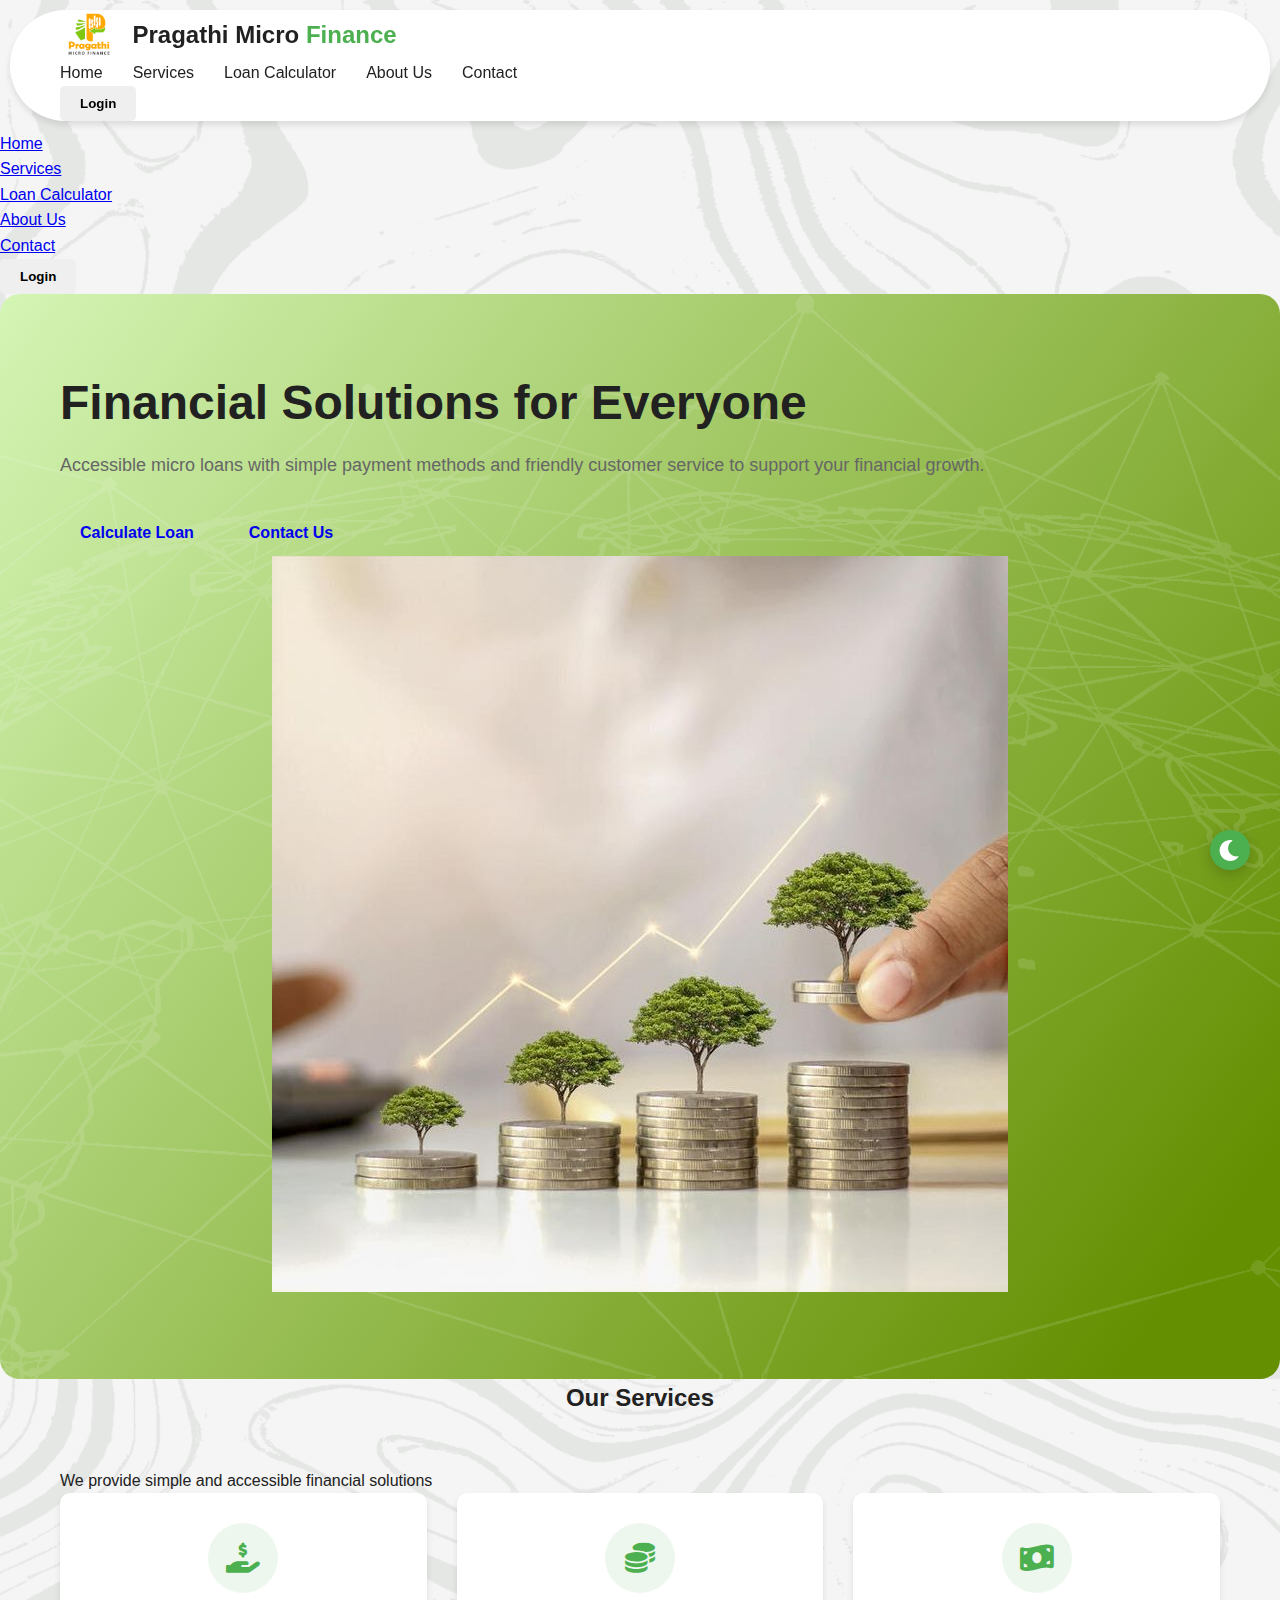
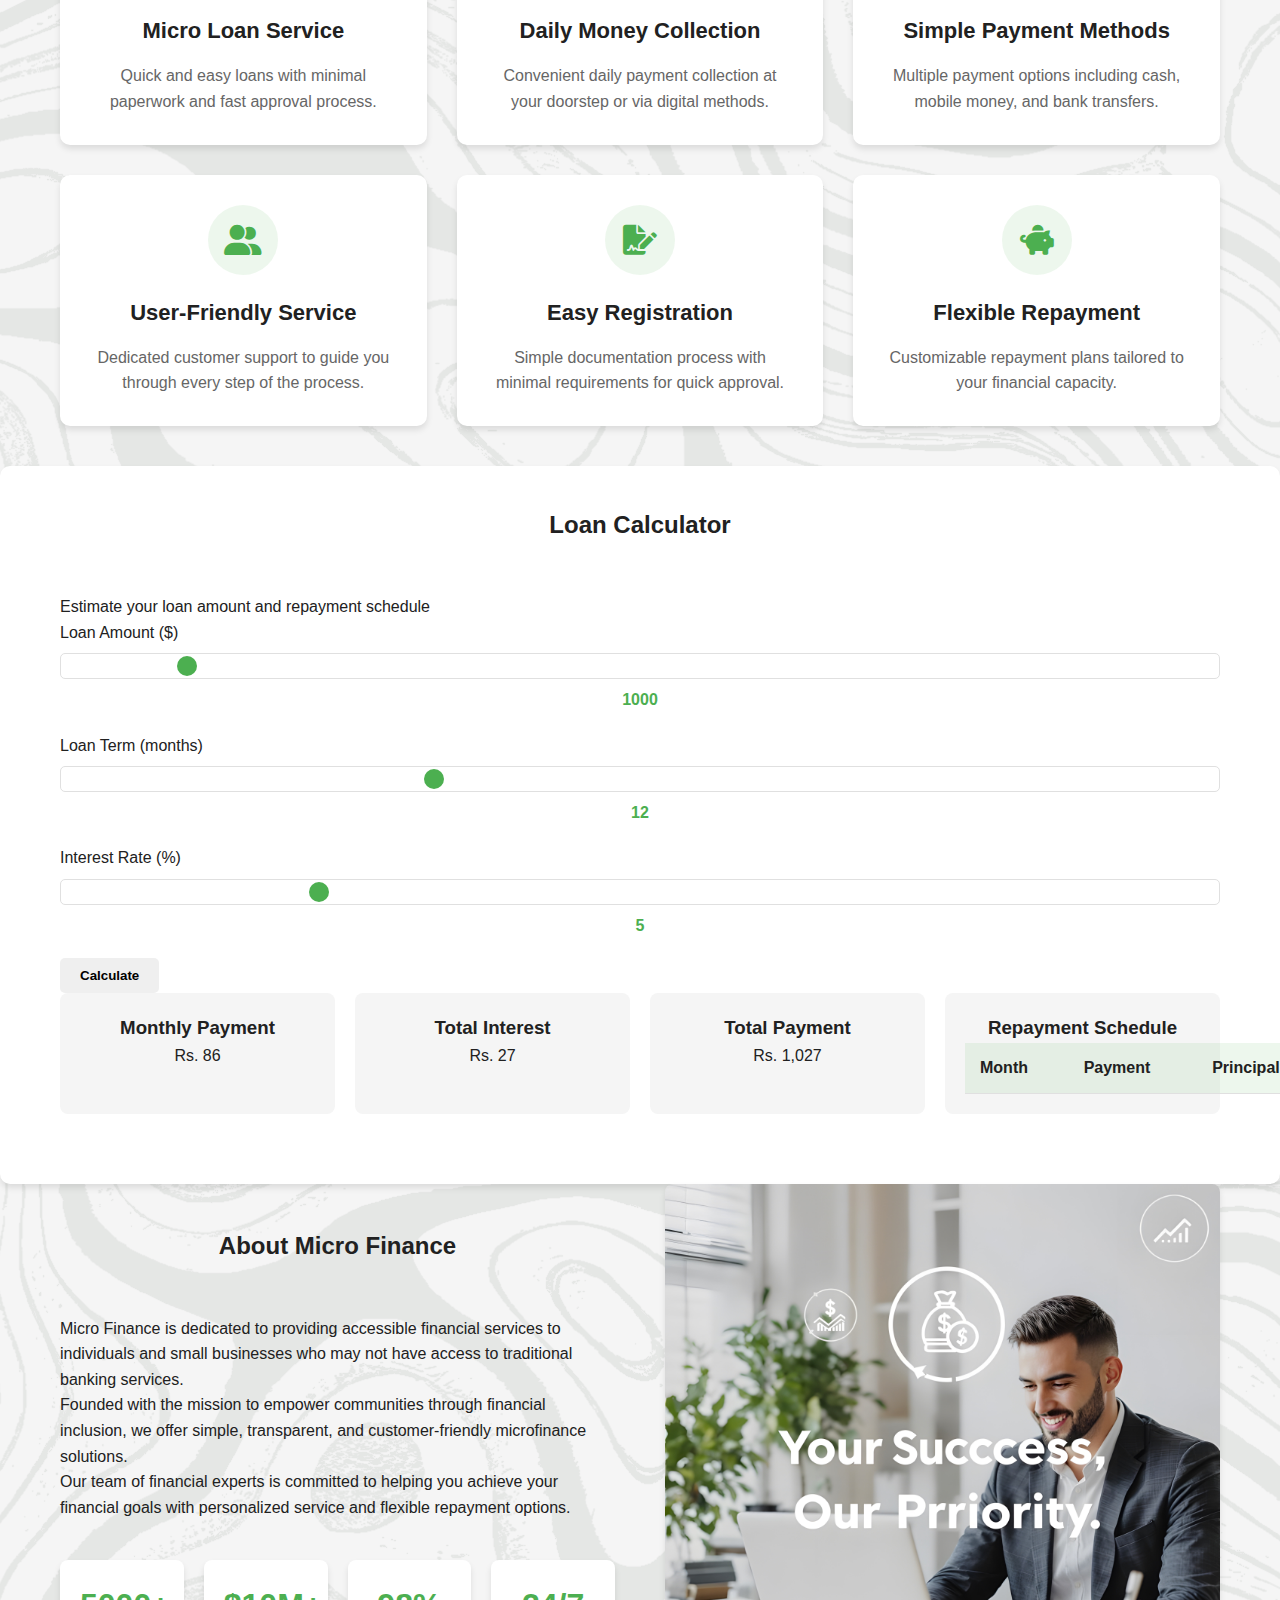
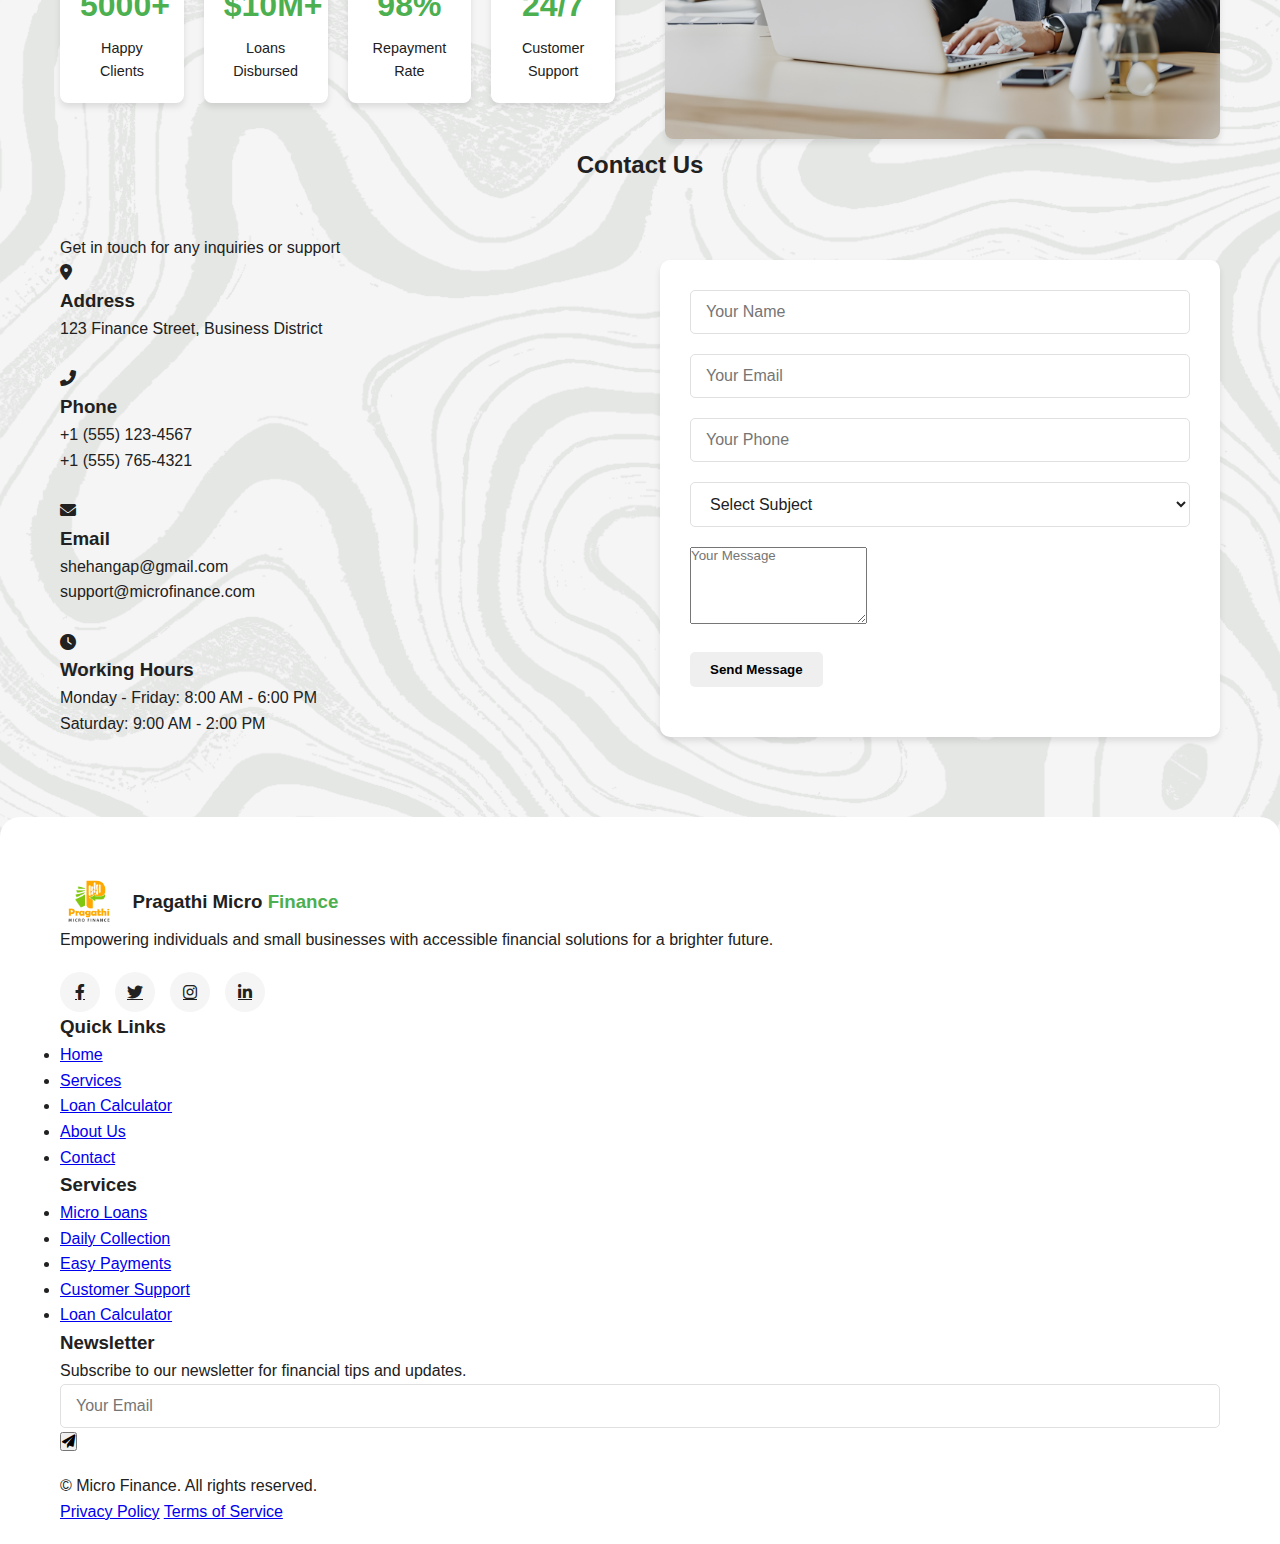
<file: Index.html>
<!DOCTYPE html>
<html lang="en">
<head>
    <meta charset="UTF-8">
    <meta name="viewport" content="width=device-width, initial-scale=1.0">
    <title>Micro Finance - Empowering Your Financial Freedom</title>
    <link rel="stylesheet" href="styles.css">
    <link rel="stylesheet" href="https://cdnjs.cloudflare.com/ajax/libs/font-awesome/6.0.0-beta3/css/all.min.css">
</head>
<body>
    <header>
        <div class="container">
            <div class="TopContainer">
            <div class="logo">
                <img src="Pragathi logo-02.png" alt="Pragathi Micro Finance Logo" id="logo-img">
                <h1>Pragathi Micro <span>Finance</span></h1>
                
            </div>
            <nav>
                <ul>
                    <li><a href="#home">Home</a></li>
                    <li><a href="#services">Services</a></li>
                    <li><a href="#calculator">Loan Calculator</a></li>
                    <li><a href="#about">About Us</a></li>
                    <li><a href="#contact">Contact</a></li>
                </ul>
            </nav>
            <div class="header-actions">
                <button id="theme-toggle" aria-label="Toggle dark mode">
                    <i class="fas fa-moon"></i>
                </button>
                <button class="btn primary-btn" id="login-btn">Login</button>
            </div>
            <div class="mobile-menu-btn">
                <i class="fas fa-bars"></i>
            </div>
        </div>
        </div>
    </header>

    <div class="mobile-menu">
        <ul>
            <li><a href="#home">Home</a></li>
            <li><a href="#services">Services</a></li>
            <li><a href="#calculator">Loan Calculator</a></li>
            <li><a href="#about">About Us</a></li>
            <li><a href="#contact">Contact</a></li>
            <li><button class="btn primary-btn" id="mobile-login-btn">Login</button></li>
        </ul>
    </div>

    <main>
        <section id="home" class="hero">
            <div class="container">
                <div class="hero-content">
                    <h2>Financial Solutions for Everyone</h2>
                    <p>Accessible micro loans with simple payment methods and friendly customer service to support your financial growth.</p>
                    <div class="hero-buttons">
                        <a href="#calculator" class="btn primary-btn">Calculate Loan</a>
                        <a href="#contact" class="btn secondary-btn">Contact Us</a>
                    </div>
                </div>
                <div class="hero-image">
                    <img src="Financial Freedom.jpg" alt="Financial freedom illustration">
                </div>
            </div>
        </section>

        <section id="services" class="services">
            <div class="container">
                <h2 class="section-title">Our Services</h2>
                <p class="section-subtitle">We provide simple and accessible financial solutions</p>
                
                <div class="services-grid">
                    <div class="service-card">
                        <div class="service-icon">
                            <i class="fas fa-hand-holding-usd"></i>
                        </div>
                        <h3>Micro Loan Service</h3>
                        <p>Quick and easy loans with minimal paperwork and fast approval process.</p>
                    </div>
                    
                    <div class="service-card">
                        <div class="service-icon">
                            <i class="fas fa-coins"></i>
                        </div>
                        <h3>Daily Money Collection</h3>
                        <p>Convenient daily payment collection at your doorstep or via digital methods.</p>
                    </div>
                    
                    <div class="service-card">
                        <div class="service-icon">
                            <i class="fas fa-money-bill-wave"></i>
                        </div>
                        <h3>Simple Payment Methods</h3>
                        <p>Multiple payment options including cash, mobile money, and bank transfers.</p>
                    </div>
                    
                    <div class="service-card">
                        <div class="service-icon">
                            <i class="fas fa-user-friends"></i>
                        </div>
                        <h3>User-Friendly Service</h3>
                        <p>Dedicated customer support to guide you through every step of the process.</p>
                    </div>
                    
                    <div class="service-card">
                        <div class="service-icon">
                            <i class="fas fa-file-signature"></i>
                        </div>
                        <h3>Easy Registration</h3>
                        <p>Simple documentation process with minimal requirements for quick approval.</p>
                    </div>
                    
                    <div class="service-card">
                        <div class="service-icon">
                            <i class="fas fa-piggy-bank"></i>
                        </div>
                        <h3>Flexible Repayment</h3>
                        <p>Customizable repayment plans tailored to your financial capacity.</p>
                    </div>
                </div>
            </div>
        </section>

        <section id="calculator" class="calculator">
            <div class="container">
                <h2 class="section-title">Loan Calculator</h2>
                <p class="section-subtitle">Estimate your loan amount and repayment schedule</p>
                
                <div class="calculator-container">
                    <div class="calculator-form">
                        <div class="form-group">
                            <label for="loan-amount">Loan Amount ($)</label>
                            <input type="range" id="loan-amount" min="100" max="10000" step="100" value="1000">
                            <div class="range-value">
                                <span id="loan-amount-value">1000</span>
                            </div>
                        </div>
                        
                        <div class="form-group">
                            <label for="loan-term">Loan Term (months)</label>
                            <input type="range" id="loan-term" min="1" max="36" value="12">
                            <div class="range-value">
                                <span id="loan-term-value">12</span>
                            </div>
                        </div>
                        
                        <div class="form-group">
                            <label for="interest-rate">Interest Rate (%)</label>
                            <input type="range" id="interest-rate" min="1" max="20" step="0.5" value="5">
                            <div class="range-value">
                                <span id="interest-rate-value">5</span>
                            </div>
                        </div>
                        
                        <button id="calculate-btn" class="btn primary-btn">Calculate</button>
                    </div>
                    
                    <div class="calculator-results">
                        <div class="result-card">
                            <h3>Monthly Payment</h3>
                            <p id="monthly-payment">$0.00</p>
                        </div>
                        
                        <div class="result-card">
                            <h3>Total Interest</h3>
                            <p id="total-interest">$0.00</p>
                        </div>
                        
                        <div class="result-card">
                            <h3>Total Payment</h3>
                            <p id="total-payment">$0.00</p>
                        </div>
                        
                        <div class="result-card full-width">
                            <h3>Repayment Schedule</h3>
                            <div class="schedule-table-container">
                                <table id="repayment-schedule">
                                    <thead>
                                        <tr>
                                            <th>Month</th>
                                            <th>Payment</th>
                                            <th>Principal</th>
                                            <th>Interest</th>
                                            <th>Balance</th>
                                        </tr>
                                    </thead>
                                    <tbody>
                                        <!-- Will be populated by JavaScript -->
                                    </tbody>
                                </table>
                            </div>
                        </div>
                    </div>
                </div>
            </div>
        </section>

        <section id="about" class="about">
            <div class="container">
                <div class="about-content">
                    <h2 class="section-title">About Micro Finance</h2>
                    <p>Micro Finance is dedicated to providing accessible financial services to individuals and small businesses who may not have access to traditional banking services.</p>
                    <p>Founded with the mission to empower communities through financial inclusion, we offer simple, transparent, and customer-friendly microfinance solutions.</p>
                    <p>Our team of financial experts is committed to helping you achieve your financial goals with personalized service and flexible repayment options.</p>
                    
                    <div class="stats">
                        <div class="stat-item">
                            <h3>5000+</h3>
                            <p>Happy Clients</p>
                        </div>
                        <div class="stat-item">
                            <h3>$10M+</h3>
                            <p>Loans Disbursed</p>
                        </div>
                        <div class="stat-item">
                            <h3>98%</h3>
                            <p>Repayment Rate</p>
                        </div>
                        <div class="stat-item">
                            <h3>24/7</h3>
                            <p>Customer Support</p>
                        </div>
                    </div>
                </div>
                <div class="about-image">
                    <img src="Support.jpg" alt="Our team helping clients">
                </div>
            </div>
        </section>

        <section id="contact" class="contact">
            <div class="container">
                <h2 class="section-title">Contact Us</h2>
                <p class="section-subtitle">Get in touch for any inquiries or support</p>
                
                <div class="contact-container">
                    <div class="contact-info">
                        <div class="info-item">
                            <div class="info-icon">
                                <i class="fas fa-map-marker-alt"></i>
                            </div>
                            <div class="info-content">
                                <h3>Address</h3>
                                <p>123 Finance Street, Business District</p>
                            </div>
                        </div>
                        
                        <div class="info-item">
                            <div class="info-icon">
                                <i class="fas fa-phone-alt"></i>
                            </div>
                            <div class="info-content">
                                <h3>Phone</h3>
                                <p>+1 (555) 123-4567</p>
                                <p>+1 (555) 765-4321</p>
                            </div>
                        </div>
                        
                        <div class="info-item">
                            <div class="info-icon">
                                <i class="fas fa-envelope"></i>
                            </div>
                            <div class="info-content">
                                <h3>Email</h3>
                                <p>shehangap@gmail.com</p>
                                <p>support@microfinance.com</p>
                            </div>
                        </div>
                        
                        <div class="info-item">
                            <div class="info-icon">
                                <i class="fas fa-clock"></i>
                            </div>
                            <div class="info-content">
                                <h3>Working Hours</h3>
                                <p>Monday - Friday: 8:00 AM - 6:00 PM</p>
                                <p>Saturday: 9:00 AM - 2:00 PM</p>
                            </div>
                        </div>
                    </div>
                    
                    <div class="contact-form">
                        <form id="contactForm">
                            <div class="form-group">
                                <input type="text" id="name" placeholder="Your Name" required>
                            </div>
                            <div class="form-group">
                                <input type="email" id="email" placeholder="Your Email" required>
                            </div>
                            <div class="form-group">
                                <input type="tel" id="phone" placeholder="Your Phone">
                            </div>
                            <div class="form-group">
                                <select id="subject" required>
                                    <option value="" disabled selected>Select Subject</option>
                                    <option value="loan">Loan Inquiry</option>
                                    <option value="payment">Payment Issue</option>
                                    <option value="account">Account Support</option>
                                    <option value="other">Other</option>
                                </select>
                            </div>
                            <div class="form-group">
                                <textarea id="message" rows="5" placeholder="Your Message" required></textarea>
                            </div>
                            <button type="submit" class="btn primary-btn">Send Message</button>
                        </form>
                    </div>
                </div>
            </div>
        </section>
    </main>

    <footer>
        <div class="container">
            <div class="footer-content">
                <div class="footer-about">
                    <div class="logo">
                        <img src="Pragathi logo-02.png" alt="Pragathi Finance Logo">
                        <h3>Pragathi Micro <span>Finance</span></h3>
                    </div>
                    <p>Empowering individuals and small businesses with accessible financial solutions for a brighter future.</p>
                    <div class="social-links">
                        <a href="#"><i class="fab fa-facebook-f"></i></a>
                        <a href="#"><i class="fab fa-twitter"></i></a>
                        <a href="#"><i class="fab fa-instagram"></i></a>
                        <a href="#"><i class="fab fa-linkedin-in"></i></a>
                    </div>
                </div>
                
                <div class="footer-links">
                    <h3>Quick Links</h3>
                    <ul>
                        <li><a href="#home">Home</a></li>
                        <li><a href="#services">Services</a></li>
                        <li><a href="#calculator">Loan Calculator</a></li>
                        <li><a href="#about">About Us</a></li>
                        <li><a href="#contact">Contact</a></li>
                    </ul>
                </div>
                
                <div class="footer-links">
                    <h3>Services</h3>
                    <ul>
                        <li><a href="#">Micro Loans</a></li>
                        <li><a href="#">Daily Collection</a></li>
                        <li><a href="#">Easy Payments</a></li>
                        <li><a href="#">Customer Support</a></li>
                        <li><a href="#">Loan Calculator</a></li>
                    </ul>
                </div>
                
                <div class="footer-newsletter">
                    <h3>Newsletter</h3>
                    <p>Subscribe to our newsletter for financial tips and updates.</p>
                    <form id="newsletterForm">
                        <div class="form-group">
                            <input type="email" placeholder="Your Email" required>
                            <button type="submit"><i class="fas fa-paper-plane"></i></button>
                        </div>
                    </form>
                </div>
            </div>
            
            <div class="footer-bottom">
                <p>&copy; <span id="current-year"></span> Micro Finance. All rights reserved.</p>
                <div class="legal-links">
                    <a href="#">Privacy Policy</a>
                    <a href="#">Terms of Service</a>
                </div>
            </div>
        </div>
    </footer>

    <!-- Login Modal -->
    <div class="modal" id="login-modal">
        <div class="modal-content">
            <span class="close-modal">&times;</span>
            <h2>Customer Login</h2>
            <form id="loginForm">
                <div class="form-group">
                    <label for="login-email">Email or Phone</label>
                    <input type="text" id="login-email" required>
                </div>
                <div class="form-group">
                    <label for="login-password">Password</label>
                    <input type="password" id="login-password" required>
                </div>
                <div class="form-group remember-forgot">
                    <div>
                        <input type="checkbox" id="remember-me">
                        <label for="remember-me">Remember me</label>
                    </div>
                    <a href="#" class="forgot-password">Forgot password?</a>
                </div>
                <button type="submit" class="btn primary-btn">Login</button>
                <p class="register-link">Don't have an account? <a href="#">Register here</a></p>
            </form>
        </div>
    </div>

    <script src="script.js"></script>
</body>
</html>
</file>
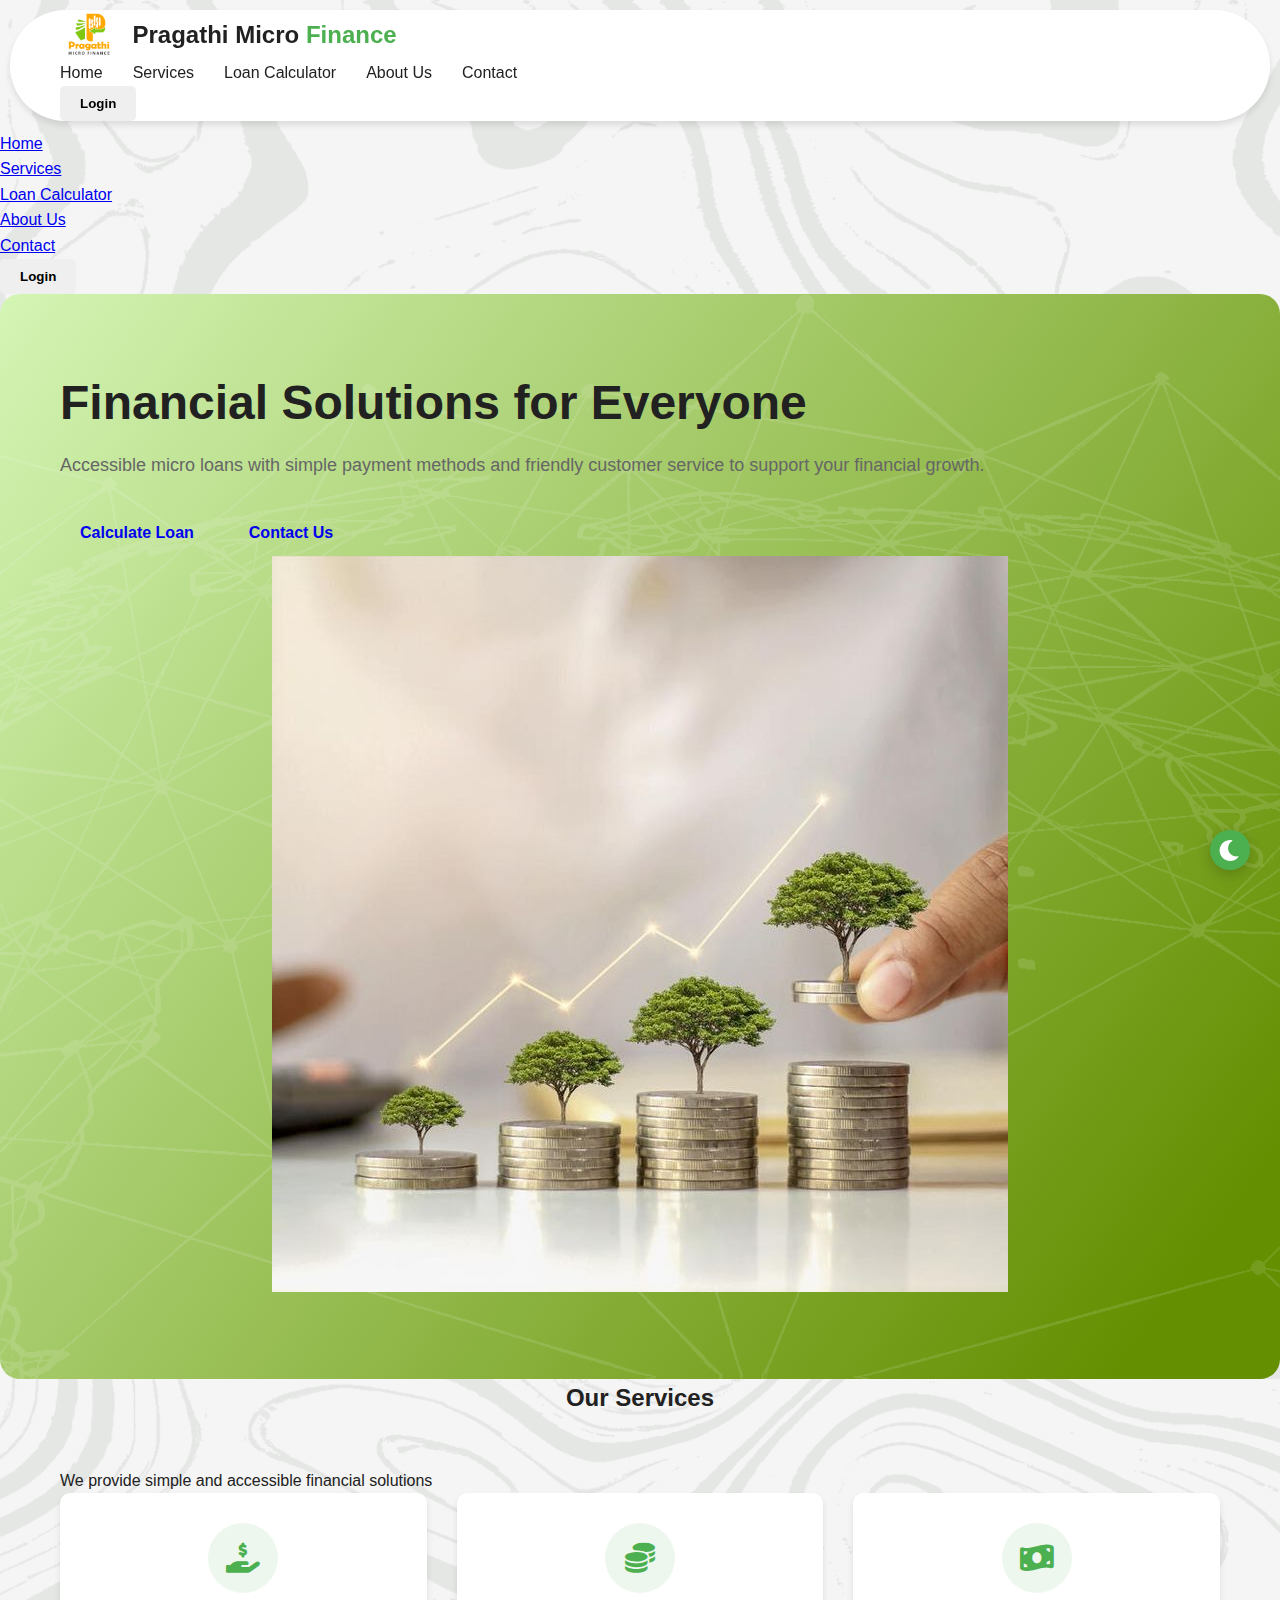
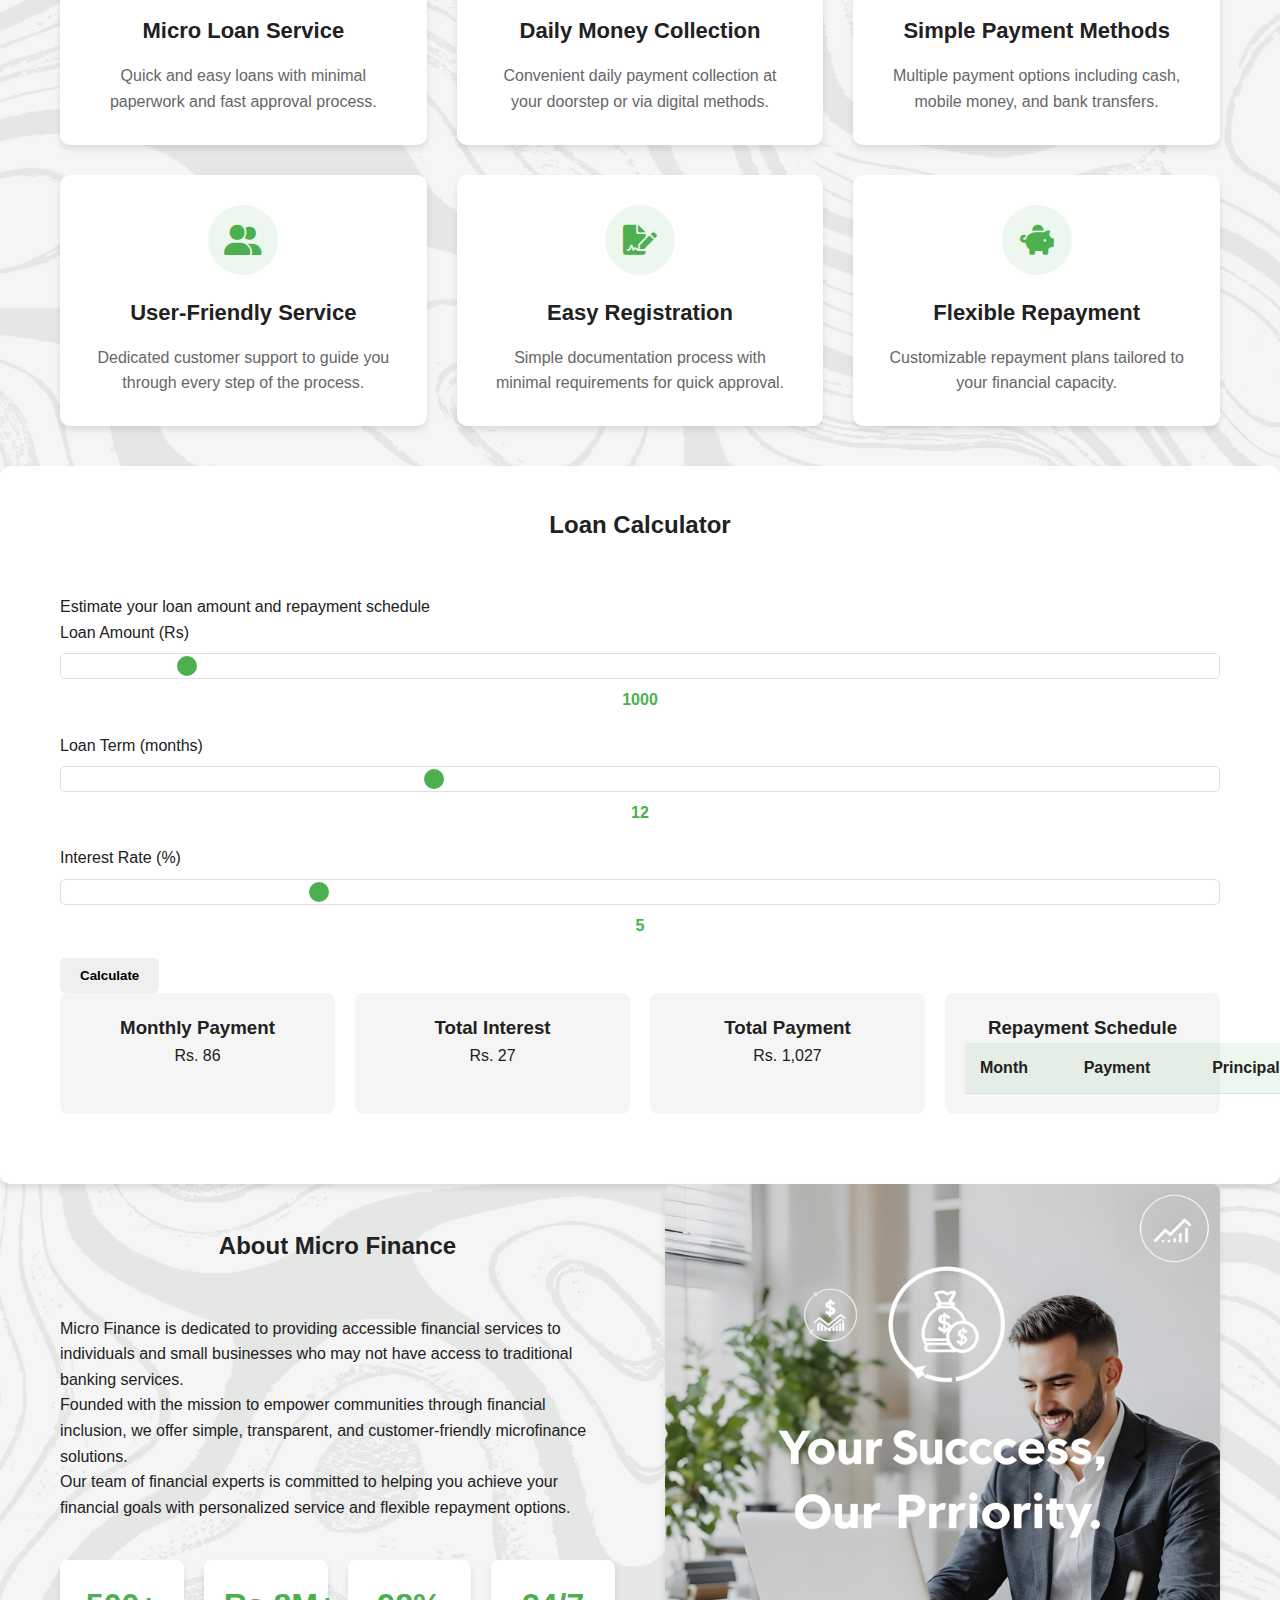
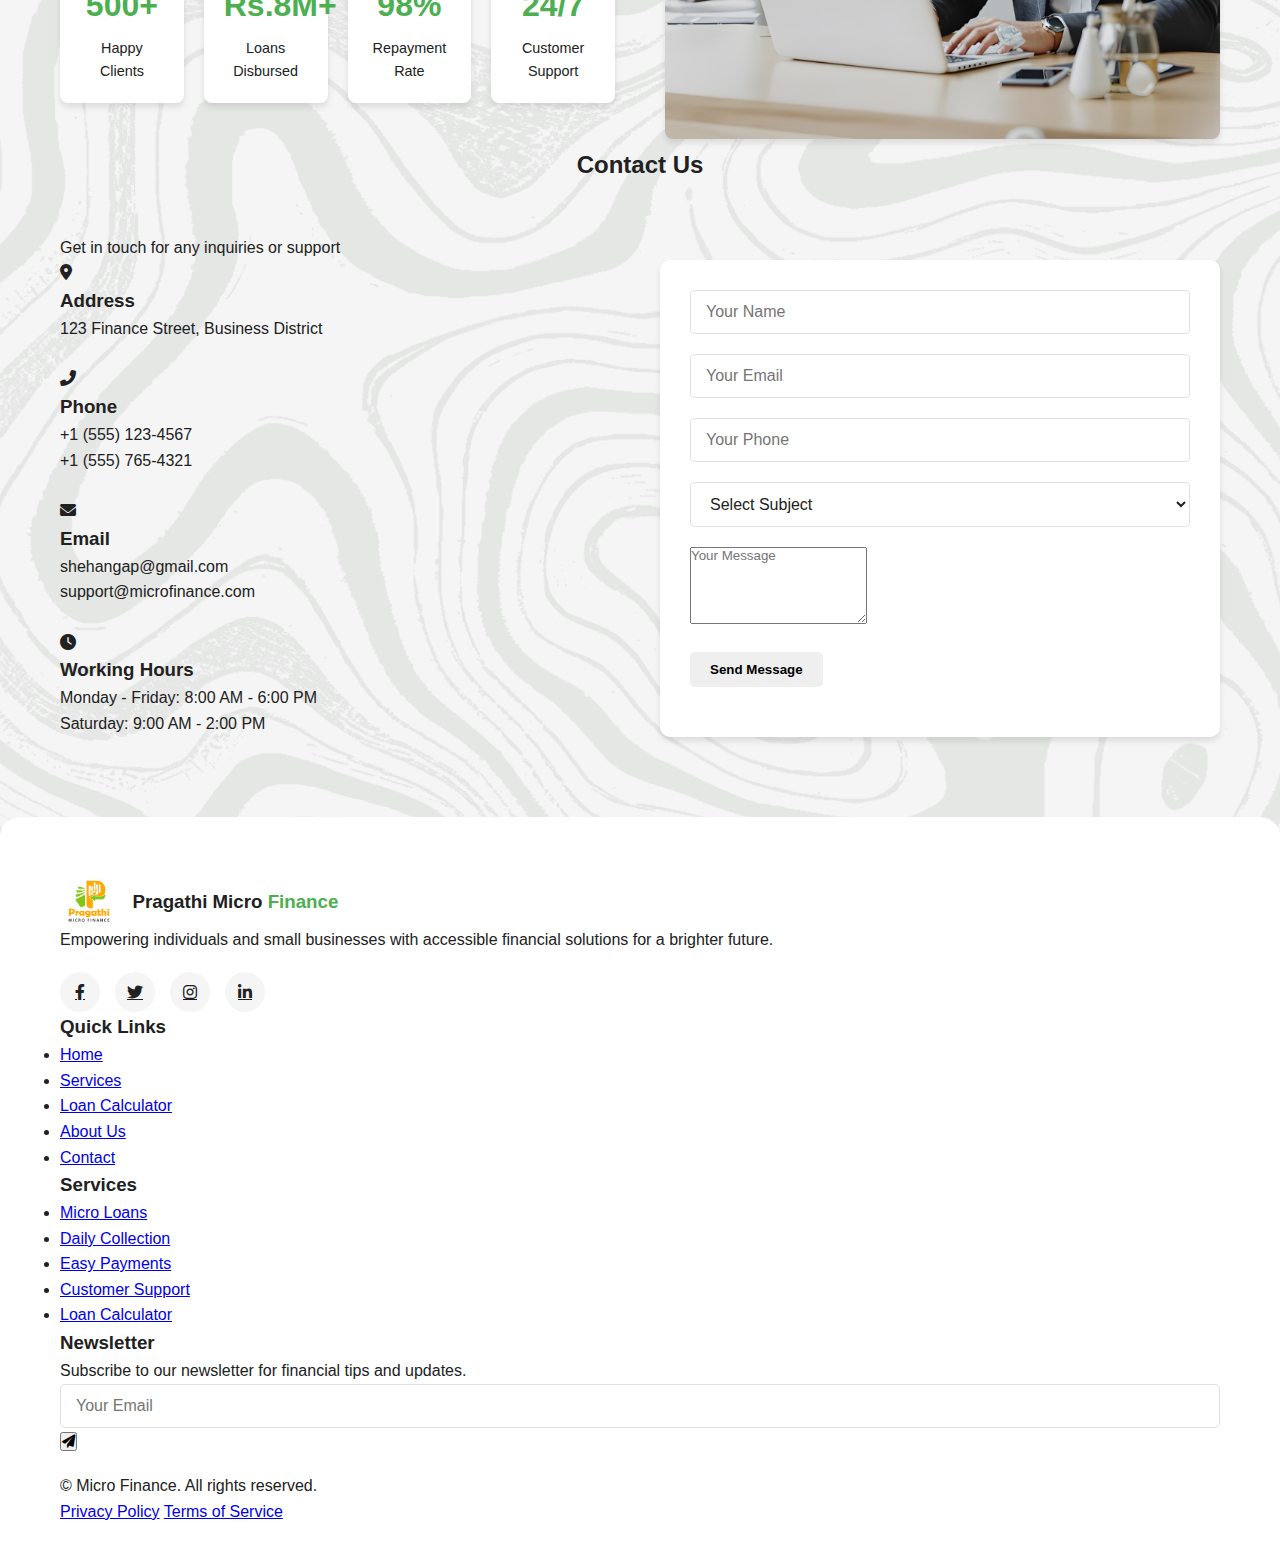
<file: index.html>
<!DOCTYPE html>
<html lang="en">
    <head>
        <meta charset="UTF-8">
        <meta name="viewport" content="width=device-width, initial-scale=1.0">
        <title>Pragathi Micro Finance</title>
    
        <!-- Favicon (Browser Tab Icon) -->
        <link rel="icon" href="Pragathi logo-05.png" type="image/png">
    
        <!-- CSS -->
        <link rel="stylesheet" href="styles.css">
    
        <!-- Font Awesome Icons -->
        <link rel="stylesheet" href="https://cdnjs.cloudflare.com/ajax/libs/font-awesome/6.0.0-beta3/css/all.min.css">
        </head>
    <header>
        <div class="container">
            <div class="TopContainer">
            <div class="logo">
                <img src="Pragathi logo-02.png" alt="Pragathi Micro Finance Logo" id="logo-img">
                <h1>Pragathi Micro <span>Finance</span></h1>
                
            </div>
            <nav>
                <ul>
                    <li><a href="#home">Home</a></li>
                    <li><a href="#services">Services</a></li>
                    <li><a href="#calculator">Loan Calculator</a></li>
                    <li><a href="#about">About Us</a></li>
                    <li><a href="#contact">Contact</a></li>
                </ul>
            </nav>
            <div class="header-actions">
                <button id="theme-toggle" aria-label="Toggle dark mode">
                    <i class="fas fa-moon"></i>
                </button>
                <button class="btn primary-btn" id="login-btn">Login</button>
            </div>
            <div class="mobile-menu-btn">
                <i class="fas fa-bars"></i>
            </div>
        </div>
        </div>
    </header>

    <div class="mobile-menu">
        <ul>
            <li><a href="#home">Home</a></li>
            <li><a href="#services">Services</a></li>
            <li><a href="#calculator">Loan Calculator</a></li>
            <li><a href="#about">About Us</a></li>
            <li><a href="#contact">Contact</a></li>
            <li><button class="btn primary-btn" id="mobile-login-btn">Login</button></li>
        </ul>
    </div>

    <main>
        <section id="home" class="hero">
            <div class="container">
                <div class="hero-content">
                    <h2>Financial Solutions for Everyone</h2>
                    <p>Accessible micro loans with simple payment methods and friendly customer service to support your financial growth.</p>
                    <div class="hero-buttons">
                        <a href="#calculator" class="btn primary-btn">Calculate Loan</a>
                        <a href="#contact" class="btn secondary-btn">Contact Us</a>
                    </div>
                </div>
                <div class="hero-image">
                    <img src="Financial Freedom.jpg" alt="Financial freedom illustration">
                </div>
            </div>
        </section>

        <section id="services" class="services">
            <div class="container">
                <h2 class="section-title">Our Services</h2>
                <p class="section-subtitle">We provide simple and accessible financial solutions</p>
                
                <div class="services-grid">
                    <div class="service-card">
                        <div class="service-icon">
                            <i class="fas fa-hand-holding-usd"></i>
                        </div>
                        <h3>Micro Loan Service</h3>
                        <p>Quick and easy loans with minimal paperwork and fast approval process.</p>
                    </div>
                    
                    <div class="service-card">
                        <div class="service-icon">
                            <i class="fas fa-coins"></i>
                        </div>
                        <h3>Daily Money Collection</h3>
                        <p>Convenient daily payment collection at your doorstep or via digital methods.</p>
                    </div>
                    
                    <div class="service-card">
                        <div class="service-icon">
                            <i class="fas fa-money-bill-wave"></i>
                        </div>
                        <h3>Simple Payment Methods</h3>
                        <p>Multiple payment options including cash, mobile money, and bank transfers.</p>
                    </div>
                    
                    <div class="service-card">
                        <div class="service-icon">
                            <i class="fas fa-user-friends"></i>
                        </div>
                        <h3>User-Friendly Service</h3>
                        <p>Dedicated customer support to guide you through every step of the process.</p>
                    </div>
                    
                    <div class="service-card">
                        <div class="service-icon">
                            <i class="fas fa-file-signature"></i>
                        </div>
                        <h3>Easy Registration</h3>
                        <p>Simple documentation process with minimal requirements for quick approval.</p>
                    </div>
                    
                    <div class="service-card">
                        <div class="service-icon">
                            <i class="fas fa-piggy-bank"></i>
                        </div>
                        <h3>Flexible Repayment</h3>
                        <p>Customizable repayment plans tailored to your financial capacity.</p>
                    </div>
                </div>
            </div>
        </section>

        <section id="calculator" class="calculator">
            <div class="container">
                <h2 class="section-title">Loan Calculator</h2>
                <p class="section-subtitle">Estimate your loan amount and repayment schedule</p>
                
                <div class="calculator-container">
                    <div class="calculator-form">
                        <div class="form-group">
                            <label for="loan-amount">Loan Amount (Rs)</label>
                            <input type="range" id="loan-amount" min="100" max="10000" step="100" value="1000">
                            <div class="range-value">
                                <span id="loan-amount-value">1000</span>
                            </div>
                        </div>
                        
                        <div class="form-group">
                            <label for="loan-term">Loan Term (months)</label>
                            <input type="range" id="loan-term" min="1" max="36" value="12">
                            <div class="range-value">
                                <span id="loan-term-value">12</span>
                            </div>
                        </div>
                        
                        <div class="form-group">
                            <label for="interest-rate">Interest Rate (%)</label>
                            <input type="range" id="interest-rate" min="1" max="20" step="0.5" value="5">
                            <div class="range-value">
                                <span id="interest-rate-value">5</span>
                            </div>
                        </div>
                        
                        <button id="calculate-btn" class="btn primary-btn">Calculate</button>
                    </div>
                    
                    <div class="calculator-results">
                        <div class="result-card">
                            <h3>Monthly Payment</h3>
                            <p id="monthly-payment">Rs.0.00</p>
                        </div>
                        
                        <div class="result-card">
                            <h3>Total Interest</h3>
                            <p id="total-interest">Rs.0.00</p>
                        </div>
                        
                        <div class="result-card">
                            <h3>Total Payment</h3>
                            <p id="total-payment">Rs.0.00</p>
                        </div>

                        
                        
                        <div class="result-card full-width">
                            <h3>Repayment Schedule</h3>
                            <div class="schedule-table-container">
                                <table id="repayment-schedule">
                                    <thead>
                                        <tr>
                                            <th>Month</th>
                                            <th>Payment</th>
                                            <th>Principal</th>
                                            <th>Interest</th>
                                            <th>Balance</th>
                                        </tr>
                                    </thead>
                                    <tbody>
                                        <!-- populated by JavaScript -->
                                    </tbody>
                                </table>
                            </div>
                        </div>
                    </div>
                </div>
            </div>
        </section>

        <section id="about" class="about">
            <div class="container">
                <div class="about-content">
                    <h2 class="section-title">About Micro Finance</h2>
                    <p>Micro Finance is dedicated to providing accessible financial services to individuals and small businesses who may not have access to traditional banking services.</p>
                    <p>Founded with the mission to empower communities through financial inclusion, we offer simple, transparent, and customer-friendly microfinance solutions.</p>
                    <p>Our team of financial experts is committed to helping you achieve your financial goals with personalized service and flexible repayment options.</p>
                    
                    <div class="stats">
                        <div class="stat-item">
                            <h3>500+</h3>
                            <p>Happy Clients</p>
                        </div>
                        <div class="stat-item">
                            <h3>Rs.8M+</h3>
                            <p>Loans Disbursed</p>
                        </div>
                        <div class="stat-item">
                            <h3>98%</h3>
                            <p>Repayment Rate</p>
                        </div>
                        <div class="stat-item">
                            <h3>24/7</h3>
                            <p>Customer Support</p>
                        </div>
                    </div>
                </div>
                <div class="about-image">
                    <img src="Support.jpg" alt="Our team helping clients">
                </div>
            </div>
        </section>

        <section id="contact" class="contact">
            <div class="container">
                <h2 class="section-title">Contact Us</h2>
                <p class="section-subtitle">Get in touch for any inquiries or support</p>
                
                <div class="contact-container">
                    <div class="contact-info">
                        <div class="info-item">
                            <div class="info-icon">
                                <i class="fas fa-map-marker-alt"></i>
                            </div>
                            <div class="info-content">
                                <h3>Address</h3>
                                <p>123 Finance Street, Business District</p>
                            </div>
                        </div>
                        
                        <div class="info-item">
                            <div class="info-icon">
                                <i class="fas fa-phone-alt"></i>
                            </div>
                            <div class="info-content">
                                <h3>Phone</h3>
                                <p>+1 (555) 123-4567</p>
                                <p>+1 (555) 765-4321</p>
                            </div>
                        </div>
                        
                        <div class="info-item">
                            <div class="info-icon">
                                <i class="fas fa-envelope"></i>
                            </div>
                            <div class="info-content">
                                <h3>Email</h3>
                                <p>shehangap@gmail.com</p>
                                <p>support@microfinance.com</p>
                            </div>
                        </div>
                        
                        <div class="info-item">
                            <div class="info-icon">
                                <i class="fas fa-clock"></i>
                            </div>
                            <div class="info-content">
                                <h3>Working Hours</h3>
                                <p>Monday - Friday: 8:00 AM - 6:00 PM</p>
                                <p>Saturday: 9:00 AM - 2:00 PM</p>
                            </div>
                        </div>
                    </div>
                    
                    <div class="contact-form">
                        <form id="contactForm">
                            <div class="form-group">
                                <input type="text" id="name" placeholder="Your Name" required>
                            </div>
                            <div class="form-group">
                                <input type="email" id="email" placeholder="Your Email" required>
                            </div>
                            <div class="form-group">
                                <input type="tel" id="phone" placeholder="Your Phone">
                            </div>
                            <div class="form-group">
                                <select id="subject" required>
                                    <option value="" disabled selected>Select Subject</option>
                                    <option value="loan">Loan Inquiry</option>
                                    <option value="payment">Payment Issue</option>
                                    <option value="account">Account Support</option>
                                    <option value="other">Other</option>
                                </select>
                            </div>
                            <div class="form-group">
                                <textarea id="message" rows="5" placeholder="Your Message" required></textarea>
                            </div>
                            <button type="submit" class="btn primary-btn">Send Message</button>
                        </form>
                    </div>
                </div>
            </div>
        </section>
    </main>

    <footer>
        <div class="container">
            <div class="footer-content">
                <div class="footer-about">
                    <div class="logo">
                        <img src="Pragathi logo-02.png" alt="Pragathi Finance Logo">
                        <h3>Pragathi Micro <span>Finance</span></h3>
                    </div>
                    <p>Empowering individuals and small businesses with accessible financial solutions for a brighter future.</p>
                    <div class="social-links">
                        <a href="#"><i class="fab fa-facebook-f"></i></a>
                        <a href="#"><i class="fab fa-twitter"></i></a>
                        <a href="#"><i class="fab fa-instagram"></i></a>
                        <a href="#"><i class="fab fa-linkedin-in"></i></a>
                    </div>
                </div>
                
                <div class="footer-links">
                    <h3>Quick Links</h3>
                    <ul>
                        <li><a href="#home">Home</a></li>
                        <li><a href="#services">Services</a></li>
                        <li><a href="#calculator">Loan Calculator</a></li>
                        <li><a href="#about">About Us</a></li>
                        <li><a href="#contact">Contact</a></li>
                    </ul>
                </div>
                
                <div class="footer-links">
                    <h3>Services</h3>
                    <ul>
                        <li><a href="#">Micro Loans</a></li>
                        <li><a href="#">Daily Collection</a></li>
                        <li><a href="#">Easy Payments</a></li>
                        <li><a href="#">Customer Support</a></li>
                        <li><a href="#">Loan Calculator</a></li>
                    </ul>
                </div>
                
                <div class="footer-newsletter">
                    <h3>Newsletter</h3>
                    <p>Subscribe to our newsletter for financial tips and updates.</p>
                    <form id="newsletterForm">
                        <div class="form-group">
                            <input type="email" placeholder="Your Email" required>
                            <button type="submit"><i class="fas fa-paper-plane"></i></button>
                        </div>
                    </form>
                </div>
            </div>
            
            <div class="footer-bottom">
                <p>&copy; <span id="current-year"></span> Micro Finance. All rights reserved.</p>
                <div class="legal-links">
                    <a href="#">Privacy Policy</a>
                    <a href="#">Terms of Service</a>
                </div>
            </div>
        </div>
    </footer>

    <!-- Login Modal -->
    <div class="modal" id="login-modal">
        <div class="modal-content">
            <span class="close-modal">&times;</span>
            <h2>Customer Login</h2>
            <form id="loginForm">
                <div class="form-group">
                    <label for="login-email">Email or Phone</label>
                    <input type="text" id="login-email" required>
                </div>
                <div class="form-group">
                    <label for="login-password">Password</label>
                    <input type="password" id="login-password" required>
                </div>
                <div class="form-group remember-forgot">
                    <div>
                        <input type="checkbox" id="remember-me">
                        <label for="remember-me">Remember me</label>
                    </div>
                    <a href="#" class="forgot-password">Forgot password?</a>
                </div>
                <button type="submit" class="btn primary-btn">Login</button>
                <p class="register-link">Don't have an account? <a href="#">Register here</a></p>
            </form>
        </div>
    </div>

    <script src="script.js"></script>
</body>
</html>
</file>
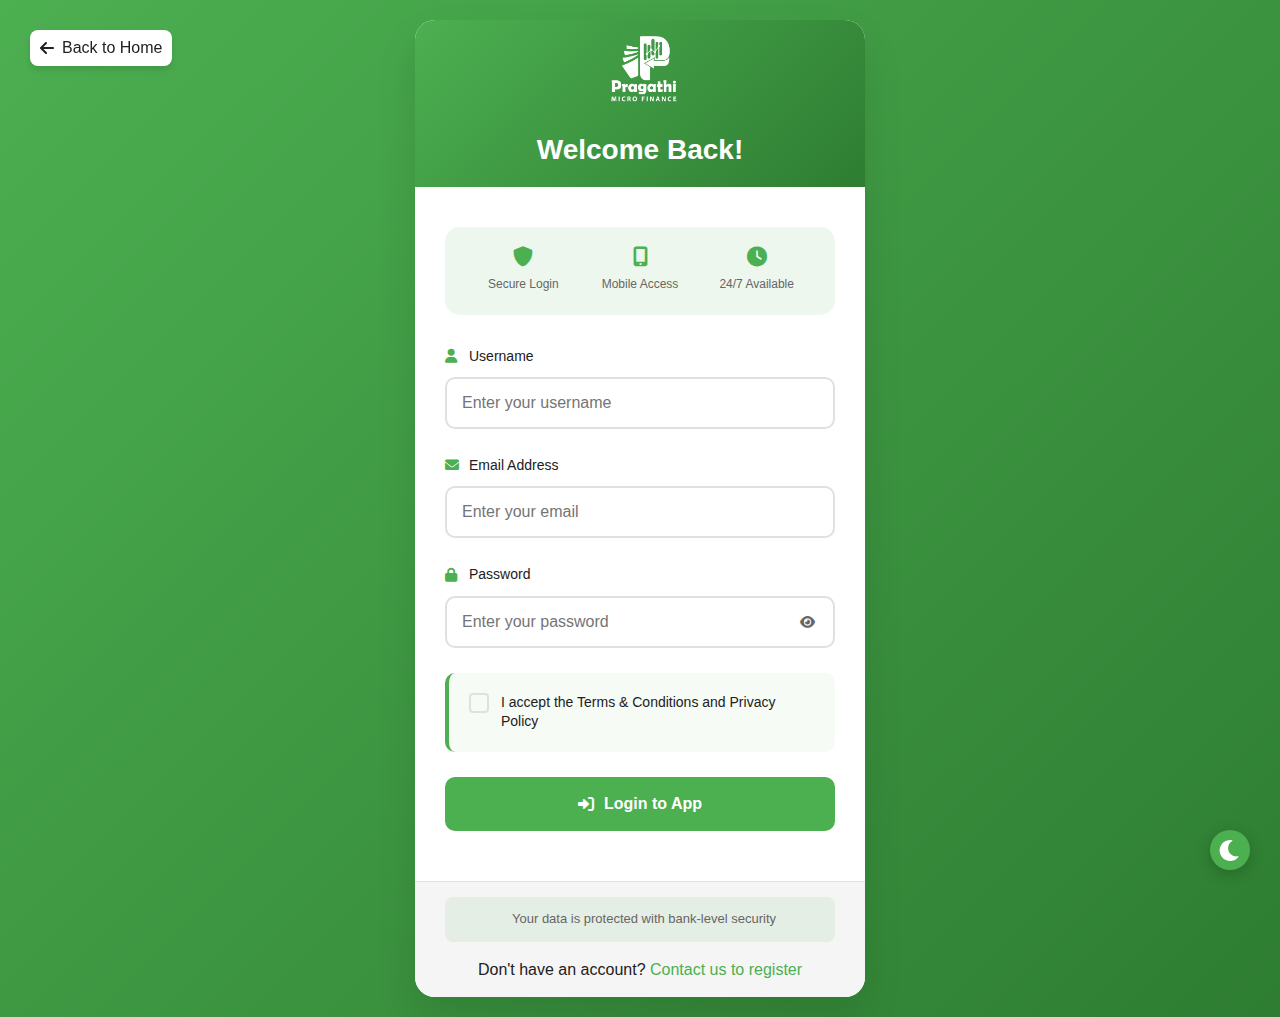
<file: Login.html>
<!DOCTYPE html>
<html lang="en">
<head>
    <meta charset="UTF-8">
    <meta name="viewport" content="width=device-width, initial-scale=1.0">
    <title>Pragathi Micro Finance - Login</title>
    <link rel="icon" href="Pragathi logo-05.png" type="image/png">
    <!-- Font Awesome Icons -->
    <link rel="stylesheet" href="https://cdnjs.cloudflare.com/ajax/libs/font-awesome/6.0.0-beta3/css/all.min.css">
    
    <style>
        :root {
            --primary-green: #4CAF50;
            --secondary-yellow: #FFC107;
            --dark-text: #212121;
            --light-text: #666666;
            --background: #F5F5F5;
            --card-bg: #FFFFFF;
            --border-color: #E0E0E0;
            --white: #FFFFFF;
            --shadow: 0 4px 6px rgba(0, 0, 0, 0.1);
            --transition: all 0.3s ease;
        }

        .dark-mode {
            --primary-green: #4CAF50;
            --secondary-yellow: #FFC107;
            --dark-text: #E0E0E0;
            --light-text: #B0B0B0;
            --background: #121212;
            --card-bg: #1E1E1E;
            --border-color: #333333;
            --white: #1E1E1E;
            --shadow: 0 4px 6px rgba(0, 0, 0, 0.3);
        }

        * {
            margin: 0;
            padding: 0;
            box-sizing: border-box;
            font-family: 'Segoe UI', Tahoma, Geneva, Verdana, sans-serif;
        }

        body {
            background: linear-gradient(135deg, var(--primary-green) 0%, #2E7D32 100%);
            color: var(--dark-text);
            line-height: 1.6;
            transition: var(--transition);
            min-height: 100vh;
            display: flex;
            align-items: center;
            justify-content: center;
            padding: 20px;
        }

        .login-container {
            width: 100%;
            max-width: 450px;
            margin: 0 auto;
        }

        .login-card {
            background-color: var(--card-bg);
            border-radius: 20px;
            box-shadow: 0 20px 40px rgba(0, 0, 0, 0.1);
            overflow: hidden;
            transition: var(--transition);
        }

        .modal-header {
            background: linear-gradient(135deg, var(--primary-green) 0%, #2E7D32 100%);
            color: white;
            padding: 10px 30px;
            text-align: center;
            position: relative;
        }

        .modal-logo {
            margin-bottom: 10px;
        }

        .modal-logo img {
            height: 80px;
            filter: brightness(0) invert(1);
        }

        .modal-header h2 {
            font-size: 28px;
            margin-bottom: 5px;
            font-weight: 600;
        }

        .modal-body {
            padding: 40px 30px;
        }

        /* Service Highlights */
        .service-highlights {
            display: flex;
            justify-content: space-between;
            margin-bottom: 30px;
            padding: 20px;
            background: rgba(76, 175, 80, 0.1);
            border-radius: 15px;
        }

        .highlight-item {
            display: flex;
            flex-direction: column;
            align-items: center;
            text-align: center;
            flex: 1;
        }

        .highlight-item i {
            color: var(--primary-green);
            font-size: 20px;
            margin-bottom: 8px;
        }

        .highlight-item span {
            font-size: 12px;
            font-weight: 500;
            color: var(--light-text);
        }

        /* Form Styles */
        .form-group {
            margin-bottom: 25px;
        }

        .form-group label {
            display: flex;
            align-items: center;
            gap: 8px;
            margin-bottom: 10px;
            font-weight: 500;
            font-size: 14px;
        }

        .form-group label i {
            color: var(--primary-green);
            width: 16px;
        }

        .form-group input {
            width: 100%;
            padding: 15px;
            border: 2px solid var(--border-color);
            border-radius: 10px;
            background-color: var(--card-bg);
            color: var(--dark-text);
            font-size: 16px;
            transition: var(--transition);
        }

        .form-group input:focus {
            border-color: var(--primary-green);
            box-shadow: 0 0 0 3px rgba(76, 175, 80, 0.1);
            outline: none;
        }

        /* Password Container */
        .password-container {
            position: relative;
        }

        .toggle-password {
            position: absolute;
            right: 15px;
            top: 50%;
            transform: translateY(-50%);
            background: none;
            border: none;
            color: var(--light-text);
            cursor: pointer;
            padding: 5px;
        }

        .toggle-password:hover {
            color: var(--primary-green);
        }

        /* Error Messages */
        .error-message {
            display: none;
            align-items: center;
            gap: 8px;
            margin-top: 8px;
            font-size: 13px;
            color: #f44336;
        }

        .error-message i {
            font-size: 14px;
        }

        /* Terms and Conditions */
        .terms-container {
            margin: 25px 0;
            padding: 20px;
            background: rgba(76, 175, 80, 0.05);
            border-radius: 10px;
            border-left: 4px solid var(--primary-green);
        }

        .checkbox-label {
            display: flex;
            align-items: flex-start;
            gap: 12px;
            cursor: pointer;
            font-size: 14px;
            line-height: 1.4;
        }

        .checkbox-label input[type="checkbox"] {
            display: none;
        }

        .checkmark {
            width: 20px;
            height: 20px;
            border: 2px solid var(--border-color);
            border-radius: 4px;
            position: relative;
            flex-shrink: 0;
            transition: var(--transition);
        }

        .checkbox-label input[type="checkbox"]:checked + .checkmark {
            background-color: var(--primary-green);
            border-color: var(--primary-green);
        }

        .checkbox-label input[type="checkbox"]:checked + .checkmark::after {
            content: '✓';
            position: absolute;
            color: white;
            font-size: 12px;
            font-weight: bold;
            top: 50%;
            left: 50%;
            transform: translate(-50%, -50%);
        }

        .terms-link {
            color: var(--primary-green);
            text-decoration: none;
            font-weight: 500;
        }

        .terms-link:hover {
            text-decoration: underline;
        }

        /* Configuration Options */
        .config-options {
            margin: 25px 0;
            padding: 20px;
            background: var(--background);
            border-radius: 10px;
            border: 1px solid var(--border-color);
        }

        .config-options h4 {
            margin: 0 0 15px 0;
            font-size: 16px;
            color: var(--dark-text);
        }

        .config-item {
            margin-bottom: 12px;
        }

        .config-item:last-child {
            margin-bottom: 0;
        }

        /* Login Button */
        .btn {
            padding: 10px 20px;
            border-radius: 5px;
            font-weight: 600;
            cursor: pointer;
            transition: var(--transition);
            border: none;
            text-decoration: none;
            display: inline-block;
            text-align: center;
        }

        .btn-primary {
            background-color: var(--primary-green);
            color: white;
        }

        .btn-primary:hover {
            background-color: #3d8b40;
            transform: translateY(-2px);
        }

        .login-btn {
            width: 100%;
            padding: 18px;
            font-size: 16px;
            font-weight: 600;
            border-radius: 10px;
            margin: 10px 0;
            display: flex;
            align-items: center;
            justify-content: center;
            gap: 10px;
            transition: var(--transition);
        }

        .login-btn:hover {
            transform: translateY(-2px);
            box-shadow: 0 5px 15px rgba(76, 175, 80, 0.3);
        }

        /* Modal Footer */
        .modal-footer {
            padding: 15px 30px;
            background: var(--background);
            text-align: center;
            border-top: 1px solid var(--border-color);
        }

        .security-notice {
            display: flex;
            align-items: center;
            justify-content: center;
            gap: 8px;
            margin-bottom: 15px;
            padding: 12px;
            background: rgba(76, 175, 80, 0.1);
            border-radius: 8px;
            font-size: 13px;
            color: var(--light-text);
        }

        .security-notice i {
            color: var(--primary-green);
        }

        .register-link {
            color: var(--primary-green);
            text-decoration: none;
            font-weight: 500;
        }

        .register-link:hover {
            text-decoration: underline;
        }

        /* Theme Toggle */
        .theme-toggle-container {
            position: fixed;
            bottom: 30px;
            right: 30px;
            z-index: 1000;
        }

        .theme-toggle {
            width: 40px;
            height: 40px;
            border-radius: 50%;
            background: var(--primary-green);
            color: white;
            border: none;
            cursor: pointer;
            font-size: 24px;
            box-shadow: 0 4px 15px rgba(0, 0, 0, 0.2);
            transition: var(--transition);
            display: flex;
            align-items: center;
            justify-content: center;
        }

        .theme-toggle:hover {
            transform: scale(1.1);
            box-shadow: 0 6px 20px rgba(0, 0, 0, 0.3);
        }

        /* Success Message */
        .success-message {
            display: none;
            background-color: #4CAF50;
            color: white;
            padding: 15px;
            border-radius: 8px;
            margin-bottom: 20px;
            text-align: center;
            font-weight: 500;
        }

        .success-message i {
            margin-right: 8px;
        }

        /* Back Button */
        .back-btn {
            position: fixed;
            top: 30px;
            left: 30px;
            z-index: 1000;
        }

        .back-btn a {
            display: flex;
            align-items: center;
            gap: 8px;
            padding: 5px 10px;
            background: var(--card-bg);
            color: var(--dark-text);
            text-decoration: none;
            border-radius: 8px;
            box-shadow: var(--shadow);
            transition: var(--transition);
            font-weight: 500;
        }

        .back-btn a:hover {
            transform: translateY(-2px);
            box-shadow: 0 5px 15px rgba(0, 0, 0, 0.2);
        }

        /* Responsive Design */
        @media (max-width: 480px) {
            body {
                padding: 15px;
            }

            .login-container {
                max-width: 100%;
            }

            .modal-header {
                padding: 30px 20px;
            }

            .modal-header h2 {
                font-size: 24px;
            }

            .modal-body {
                padding: 30px 20px;
            }

            .service-highlights {
                flex-direction: column;
                gap: 15px;
            }

            .highlight-item {
                flex-direction: row;
                justify-content: flex-start;
                text-align: left;
            }

            .config-options {
                padding: 15px;
            }

            .theme-toggle-container {
                bottom: 20px;
                right: 20px;
            }

            .theme-toggle {
                width: 50px;
                height: 50px;
                font-size: 20px;
            }

            .back-btn {
                top: 20px;
                left: 20px;
            }
        }

        @media (max-width: 360px) {
            .modal-header {
                padding: 25px 15px;
            }

            .modal-body {
                padding: 25px 15px;
            }

            .theme-toggle-container {
                bottom: 15px;
                right: 15px;
            }

            .theme-toggle {
                width: 45px;
                height: 45px;
                font-size: 18px;
            }

            .back-btn {
                top: 15px;
                left: 15px;
            }
        }

        /* Dark Mode Support */
        .dark-mode .terms-container {
            background: rgba(76, 175, 80, 0.1);
        }

        .dark-mode .config-options {
            background: var(--card-bg);
        }

        .dark-mode .security-notice {
            background: rgba(76, 175, 80, 0.15);
        }

        .dark-mode .login-card {
            box-shadow: 0 20px 40px rgba(0, 0, 0, 0.3);
        }
    </style>
</head>
<body>
    <!-- Back to Home Button -->
    <div class="back-btn">
        <a href="./index.html">
            <i class="fas fa-arrow-left"></i>
            Back to Home
        </a>
    </div>

    <div class="login-container">
        <div class="login-card">
            <!-- Header -->
            <div class="modal-header">
                <div class="modal-logo">
                    <!-- Replace with your actual logo path -->
                    <img src="Pragathi logo-02.png" alt="Pragathi Micro Finance Logo">
                </div>
                <h2>Welcome Back!</h2>
            </div>

            <!-- Body -->
            <div class="modal-body">
                <!-- Success Message -->
                <div class="success-message" id="success-message">
                    <i class="fas fa-check-circle"></i>
                    Login successful! Redirecting to your app...
                </div>

                <!-- Service Highlights -->
                <div class="service-highlights">
                    <div class="highlight-item">
                        <i class="fas fa-shield-alt"></i>
                        <span>Secure Login</span>
                    </div>
                    <div class="highlight-item">
                        <i class="fas fa-mobile-alt"></i>
                        <span>Mobile Access</span>
                    </div>
                    <div class="highlight-item">
                        <i class="fas fa-clock"></i>
                        <span>24/7 Available</span>
                    </div>
                </div>

                <!-- Login Form -->
                <form id="login-form">
                    <div class="form-group">
                        <label for="login-username">
                            <i class="fas fa-user"></i>
                            Username
                        </label>
                        <input type="text" id="login-username" placeholder="Enter your username" required>
                        <div class="error-message" id="username-error">
                            <i class="fas fa-exclamation-circle"></i>
                            Invalid username
                        </div>
                    </div>
                    
                    <div class="form-group">
                        <label for="login-email">
                            <i class="fas fa-envelope"></i>
                            Email Address
                        </label>
                        <input type="email" id="login-email" placeholder="Enter your email" required>
                        <div class="error-message" id="email-error">
                            <i class="fas fa-exclamation-circle"></i>
                            Invalid email address
                        </div>
                    </div>
                    
                    <div class="form-group">
                        <label for="login-password">
                            <i class="fas fa-lock"></i>
                            Password
                        </label>
                        <div class="password-container">
                            <input type="password" id="login-password" placeholder="Enter your password" required>
                            <button type="button" class="toggle-password" id="toggle-password">
                                <i class="fas fa-eye"></i>
                            </button>
                        </div>
                        <div class="error-message" id="password-error">
                            <i class="fas fa-exclamation-circle"></i>
                            Invalid password
                        </div>
                    </div>

                    <!-- Terms and Conditions -->
                    <div class="terms-container">
                        <label class="checkbox-label">
                            <input type="checkbox" id="accept-terms" required>
                            <span class="checkmark"></span>
                            I accept the Terms & Conditions and Privacy Policy
                        </label>
                        <div class="error-message" id="terms-error">
                            <i class="fas fa-exclamation-circle">
                            You must accept the terms and conditions</i>
                        </div>
                    </div>

                    
                    
                    <button type="submit" class="btn btn-primary login-btn">
                        <i class="fas fa-sign-in-alt"></i>
                        Login to App
                    </button>
                    
                </form>
            </div>

            <!-- Footer -->
            <div class="modal-footer">
                <div class="security-notice">
                    <i class="fas fa-shield-check"></i>
                    <span>Your data is protected with bank-level security</span>
                </div>
                <p>Don't have an account? <a href="index.html#contact" class="register-link">Contact us to register</a></p>
            </div>
        </div>
    </div>

    <!-- Theme Toggle -->
    <div class="theme-toggle-container">
        <button class="theme-toggle" id="theme-toggle">
            <i class="fas fa-moon"></i>
        </button>
    </div>

    <script>
    // User data array for login validation with unique URLs
    const userData = [
        { 
            username: "pragathi", 
            email: "user@pragathi.com", 
            password: "pragathi123",
            appUrl: "https://www.appsheet.com/start/a7e29189-e578-494e-82e6-97199713f405"
        },
        { 
            username: "microfinance", 
            email: "admin@pragathi.com", 
            password: "admin2023",
            appUrl: "https://www.appsheet.com/start/admin-dashboard"
        },
        { 
            username: "sureni", 
            email: "mksureni@gmail.com", 
            password: "sureni123",
            appUrl: "https://www.appsheet.com/start/sureni-portal"
        },
        { 
            username: "client01", 
            email: "client01@gmail.com", 
            password: "client01",
            appUrl: "https://www.appsheet.com/start/client-portal-01"
        },
        { 
            username: "testuser", 
            email: "test@example.com", 
            password: "test123",
            appUrl: "https://www.appsheet.com/start/test-environment"
        }
    ];

    // DOM Elements
    const themeToggle = document.getElementById('theme-toggle');
    const loginForm = document.getElementById('login-form');
    const togglePassword = document.getElementById('toggle-password');
    const passwordInput = document.getElementById('login-password');
    const successMessage = document.getElementById('success-message');

    // Theme Toggle
    themeToggle.addEventListener('click', () => {
        document.body.classList.toggle('dark-mode');
        const icon = themeToggle.querySelector('i');
        if (document.body.classList.contains('dark-mode')) {
            icon.classList.remove('fa-moon');
            icon.classList.add('fa-sun');
        } else {
            icon.classList.remove('fa-sun');
            icon.classList.add('fa-moon');
        }
    });

    // Password visibility toggle
    togglePassword.addEventListener('click', () => {
        const type = passwordInput.getAttribute('type') === 'password' ? 'text' : 'password';
        passwordInput.setAttribute('type', type);
        
        const icon = togglePassword.querySelector('i');
        icon.classList.toggle('fa-eye');
        icon.classList.toggle('fa-eye-slash');
    });

    // Function to show alert message
    function showAlert(message, type = 'error') {
        // Remove existing alert if any
        const existingAlert = document.querySelector('.custom-alert');
        if (existingAlert) {
            existingAlert.remove();
        }

        // Create alert element
        const alertDiv = document.createElement('div');
        alertDiv.className = 'custom-alert';
        alertDiv.style.cssText = `
            position: fixed;
            top: 20px;
            left: 50%;
            transform: translateX(-50%);
            padding: 15px 20px;
            border-radius: 10px;
            color: white;
            font-weight: 500;
            z-index: 10000;
            max-width: 90%;
            text-align: center;
            box-shadow: 0 4px 15px rgba(0, 0, 0, 0.2);
            animation: slideDown 0.3s ease;
            display: flex;
            align-items: center;
            gap: 10px;
        `;

        // Set background color based on type
        if (type === 'error') {
            alertDiv.style.backgroundColor = '#f44336';
            alertDiv.innerHTML = `<i class="fas fa-exclamation-triangle"></i>${message}`;
        } else if (type === 'warning') {
            alertDiv.style.backgroundColor = '#ff9800';
            alertDiv.innerHTML = `<i class="fas fa-exclamation-circle"></i>${message}`;
        } else if (type === 'success') {
            alertDiv.style.backgroundColor = '#4CAF50';
            alertDiv.innerHTML = `<i class="fas fa-check-circle"></i>${message}`;
        }

        document.body.appendChild(alertDiv);

        // Auto remove after 5 seconds
        setTimeout(() => {
            if (alertDiv.parentNode) {
                alertDiv.style.animation = 'slideUp 0.3s ease';
                setTimeout(() => {
                    if (alertDiv.parentNode) {
                        alertDiv.remove();
                    }
                }, 300);
            }
        }, 5000);

        // Click to dismiss
        alertDiv.addEventListener('click', () => {
            alertDiv.style.animation = 'slideUp 0.3s ease';
            setTimeout(() => {
                if (alertDiv.parentNode) {
                    alertDiv.remove();
                }
            }, 300);
        });
    }

    // Add CSS for alert animations
    const style = document.createElement('style');
    style.textContent = `
        @keyframes slideDown {
            from {
                opacity: 0;
                transform: translateX(-50%) translateY(-20px);
            }
            to {
                opacity: 1;
                transform: translateX(-50%) translateY(0);
            }
        }
        
        @keyframes slideUp {
            from {
                opacity: 1;
                transform: translateX(-50%) translateY(0);
            }
            to {
                opacity: 0;
                transform: translateX(-50%) translateY(-20px);
            }
        }
        
        @media (max-width: 480px) {
            .custom-alert {
                top: 10px;
                max-width: 95%;
                font-size: 14px;
                padding: 12px 15px;
            }
        }
    `;
    document.head.appendChild(style);

    // Login Form Validation
    loginForm.addEventListener('submit', (e) => {
        e.preventDefault();
        
        const username = document.getElementById('login-username').value;
        const email = document.getElementById('login-email').value;
        const password = document.getElementById('login-password').value;
        const acceptTerms = document.getElementById('accept-terms').checked;
        
        let isValid = true;
        let userUrl = "";
        
        // Hide all error messages
        document.querySelectorAll('.error-message').forEach(error => {
            error.style.display = 'none';
        });
        
        // Validate terms acceptance
        if (!acceptTerms) {
            document.getElementById('terms-error').style.display = 'flex';
            isValid = false;
            // Show alert message for terms
            showAlert('Please accept the Terms & Conditions and Privacy Policy to continue.', 'warning');
            return; // Stop further execution
        }
        
        // Check user credentials
        if (isValid) {
            let userFound = false;
            for (let user of userData) {
                if (user.username === username && user.email === email && user.password === password) {
                    userFound = true;
                    userUrl = user.appUrl;
                    break;
                }
            }
            
            if (!userFound) {
                document.getElementById('username-error').style.display = 'flex';
                document.getElementById('email-error').style.display = 'flex';
                document.getElementById('password-error').style.display = 'flex';
                isValid = false;
                // Show alert message for invalid credentials
                showAlert('Invalid username, email or password. Please check your credentials and try again.', 'error');
                return; // Stop further execution
            }
        }
        
        if (isValid && userUrl) {
            // Show success message
            successMessage.style.display = 'block';
            
            // Show success alert
            showAlert('Login successful! Redirecting to your app...', 'success');
            
            // Redirect after delay - FIXED URL OPENING
            setTimeout(() => {
                console.log('Redirecting to:', userUrl);
                // Try multiple methods to ensure URL opens
                try {
                    // Method 1: Open in new tab (recommended for external URLs)
                    window.open(userUrl, '_blank');
                    
                    // Method 2: Redirect in same tab (alternative)
                    // window.location.href = userUrl;
                    
                    // Method 3: For mobile devices, try creating a link click
                    const link = document.createElement('a');
                    link.href = userUrl;
                    link.target = '_blank';
                    link.style.display = 'none';
                    document.body.appendChild(link);
                    link.click();
                    document.body.removeChild(link);
                    
                } catch (error) {
                    console.error('Error redirecting:', error);
                    // Fallback: Show message to user
                    showAlert('Please manually visit: ' + userUrl, 'warning');
                }
            }, 2000);
        }
    });

    // Clear error messages on input
    document.querySelectorAll('#login-form input').forEach(input => {
        input.addEventListener('input', () => {
            document.querySelectorAll('.error-message').forEach(error => {
                error.style.display = 'none';
            });
            successMessage.style.display = 'none';
            
            // Remove any existing alerts
            const existingAlert = document.querySelector('.custom-alert');
            if (existingAlert) {
                existingAlert.remove();
            }
        });
    });

    // Load saved preferences
    window.addEventListener('load', () => {
        // Check if we have saved login data
        const savedUsername = localStorage.getItem('savedUsername');
        const savedEmail = localStorage.getItem('savedEmail');
        
        if (savedUsername && savedEmail) {
            document.getElementById('login-username').value = savedUsername;
            document.getElementById('login-email').value = savedEmail;
        }
    });
</script>
</body>
</html>
</file>
<file: styles.css>
:root {
    --primary-green: #4CAF50;
    --secondary-yellow: #FFC107;
    --dark-text: #212121;
    --light-text: #666666;
    --background: #F5F5F5;
    --card-bg: #FFFFFF;
    --border-color: #E0E0E0;
    --white: #FFFFFF;
    --shadow: 0 4px 6px rgba(0, 0, 0, 0.1);
    --transition: all 0.3s ease;
}

.dark-mode {
    --primary-green: #4CAF50;
    --secondary-yellow: #FFC107;
    --dark-text: #ffffff;
    --light-text: #7f7f7f;
    --background: #121212;
    --card-bg: #1E1E1E;
    --border-color: #333333;
    --white: #1E1E1E;
    --shadow: 0 4px 6px rgba(0, 0, 0, 0.3);
}

* {
    margin: 0;
    padding: 0;
    box-sizing: border-box;
    font-family: 'Segoe UI', Tahoma, Geneva, Verdana, sans-serif;
}

body {
    background-color: var(--background);
    background-image: url('./Pragathi textuer.png');
    background-size: cover;
    background-repeat: no-repeat;
    background-position: center;
    color: var(--dark-text);
    line-height: 1.6;
    transition: var(--transition);
    position: relative;
    min-height: 100vh;


    .container {
        width: 100%;
        max-width: 1200px;
        margin: 0 auto;
        padding: 0 20px;
    }

    /* Header Styles */
    header {
        background-color: var(--card-bg);
        box-shadow: var(--shadow);
        position: sticky;
        top: 0;
        border-radius: 100px;
        z-index: 1000;
        padding-left: 15px;
        padding-right: 15px;
        margin: 10px;
    }

    .header-container {
        display: flex;
        justify-content: space-between;
        align-items: center;
        padding: 10px 0;
    }

    .logo {
        display: flex;
        align-items: center;
        gap: 10px;
    }

    .logo i {
        color: var(--primary-green);
        font-size: 28px;
    }

    .logo img {
        height: 50px;
        margin-right: 10px;
    }

    .logo h1 {
        font-size: 24px;
        color: var(--dark-text);
    }

    .logo span {
        color: var(--primary-green);
    }

    nav ul {
        display: flex;
        list-style: none;
        gap: 30px;
    }

    nav a {
        text-decoration: none;
        color: var(--dark-text);
        font-weight: 500;
        transition: var(--transition);
    }

    nav a:hover {
        color: var(--primary-green);
    }

    .header-actions {
        display: flex;
        align-items: center;
        gap: 15px;
    }

    .theme-toggle-container {
        position: fixed;
        bottom: 30px;
        right: 30px;
        z-index: 1000;
    }

    #floating-theme-toggle {
        width: 40px;
        height: 40px;
        border-radius: 50%;
        background: var(--primary-green);
        color: white;
        border: none;
        cursor: pointer;
        font-size: 24px;
        box-shadow: 0 4px 15px rgba(0, 0, 0, 0.2);
        transition: var(--transition);
        display: flex;
        align-items: center;
        justify-content: center;
    }

    #floating-theme-toggle:hover {
        transform: scale(1.1);
        box-shadow: 0 6px 20px rgba(0, 0, 0, 0.3);
    }

    .btn {
        padding: 10px 20px;
        border-radius: 5px;
        font-weight: 600;
        cursor: pointer;
        transition: var(--transition);
        border: none;
        text-decoration: none;
        display: inline-block;
        text-align: center;
    }

    .btn-primary {
        background-color: var(--primary-green);
        color: white;
    }

    .btn-primary:hover {
        background-color: #3d8b40;
        transform: translateY(-2px);
    }

    .btn-secondary {
        background-color: var(--secondary-yellow);
        color: var(--dark-text);
    }

    .btn-secondary:hover {
        background-color: #e6ac00;
        transform: translateY(-2px);
    }

    .mobile-menu-btn {
        display: none;
        background: none;
        border: none;
        font-size: 24px;
        color: var(--dark-text);
        cursor: pointer;
    }

    /* Hero Section */
    .hero {
        padding: 80px 0;
        background-image:
            url('./Pragathi textuer 1.png'),
            linear-gradient(306deg, #648f01 8%, #d4f5b5 100%);

        background-size: cover;
        background-position: center;
        background-repeat: no-repeat;
        position: relative;
        overflow: hidden;
        border-radius: 20px;
    }

    .hero-container {
        display: flex;
        align-items: center;
        justify-content: space-between;
        gap: 40px;
    }

    .hero-content {
        flex: 1;
    }

    .hero-content h2 {
        font-size: 48px;
        margin-bottom: 20px;
        line-height: 1.2;
    }

    .hero-content p {
        font-size: 18px;
        color: var(--light-text);
        margin-bottom: 30px;
    }

    .hero-buttons {
        display: flex;
        gap: 15px;
    }

    .hero-image {
        flex: 1;
        text-align: center;
        position: relative;

    }

    .hero-image img {
        max-width: 100%;
        animation: float 3s ease-in-out infinite;
    }

    @keyframes float {
        0% {
            transform: translateY(0px);
        }

        50% {
            transform: translateY(-15px);
        }

        100% {
            transform: translateY(0px);
        }
    }

    /* Services Section */
    .section {
        padding: 80px 0;
    }

    .section-title {
        text-align: center;
        margin-bottom: 50px;
    }

    .section-title h2 {
        font-size: 36px;
        margin-bottom: 15px;
    }

    .section-title p {
        color: var(--light-text);
        max-width: 600px;
        margin: 0 auto;
    }

    .services-grid {
        display: grid;
        grid-template-columns: repeat(auto-fit, minmax(300px, 1fr));
        gap: 30px;
    }

    .service-card {
        background-color: var(--card-bg);
        border-radius: 10px;
        padding: 30px;
        box-shadow: var(--shadow);
        transition: var(--transition);
        text-align: center;
    }

    .service-card:hover {
        transform: translateY(-10px);
        box-shadow: 0 10px 20px rgba(0, 0, 0, 0.1);
    }

    .service-icon {
        width: 70px;
        height: 70px;
        background-color: rgba(76, 175, 80, 0.1);
        border-radius: 50%;
        display: flex;
        align-items: center;
        justify-content: center;
        margin: 0 auto 20px;
    }

    .service-icon i {
        font-size: 30px;
        color: var(--primary-green);
    }

    .service-card h3 {
        margin-bottom: 15px;
        font-size: 22px;
    }

    .service-card p {
        color: var(--light-text);
    }

    /* Loan Calculator */
    .calculator {
        background-color: var(--card-bg);
        border-radius: 10px;
        padding: 40px;
        box-shadow: var(--shadow);
        margin-top: 40px;
    }

    .calculator-controls {
        display: grid;
        grid-template-columns: repeat(auto-fit, minmax(250px, 1fr));
        gap: 20px;
        margin-bottom: 30px;
    }

    .form-group {
        margin-bottom: 20px;
    }

    .form-group label {
        display: block;
        margin-bottom: 8px;
        font-weight: 500;
    }

    .form-group input,
    .form-group select {
        width: 100%;
        padding: 12px 15px;
        border: 1px solid var(--border-color);
        border-radius: 5px;
        background-color: var(--card-bg);
        color: var(--dark-text);
        font-size: 16px;
    }

    .range-container {
        display: flex;
        align-items: center;
        gap: 15px;
    }

    .range-value {
        min-width: 60px;
        text-align: center;
        font-weight: 600;
        color: var(--primary-green);
    }

    input[type="range"] {
        flex: 1;
        height: 8px;
        -webkit-appearance: none;
        background: var(--border-color);
        border-radius: 5px;
        outline: none;
    }

    input[type="range"]::-webkit-slider-thumb {
        -webkit-appearance: none;
        width: 20px;
        height: 20px;
        background: var(--primary-green);
        border-radius: 50%;
        cursor: pointer;
    }

    .calculator-results {
        display: grid;
        grid-template-columns: repeat(auto-fit, minmax(200px, 1fr));
        gap: 20px;
        margin-bottom: 30px;
    }

    .result-card {
        background-color: var(--background);
        border-radius: 8px;
        padding: 20px;
        text-align: center;
    }

    .result-card h4 {
        font-size: 14px;
        color: var(--light-text);
        margin-bottom: 10px;
    }

    .result-card .value {
        font-size: 24px;
        font-weight: 700;
        color: var(--primary-green);
    }

    .repayment-schedule {
        margin-top: 30px;
    }

    .repayment-schedule h3 {
        margin-bottom: 20px;
        text-align: center;
    }

    /* Responsive Table Styles */
    .table-container {
        width: 100%;
        overflow-x: auto;
        -webkit-overflow-scrolling: touch;
    }

    table {
        width: 100%;
        border-collapse: collapse;
        min-width: 600px;
        /* Minimum width for table */
    }

    th,
    td {
        padding: 12px 15px;
        text-align: left;
        border-bottom: 1px solid var(--border-color);
        white-space: nowrap;
    }

    th {
        background-color: rgba(76, 175, 80, 0.1);
        font-weight: 600;
    }

    /* Mobile App Section */
    .mobile-app {
        background: linear-gradient(135deg, var(--primary-green) 0%, #2E7D32 100%);
        color: white;
        border-radius: 15px;
        padding: 60px 40px;
        margin: 80px 0;
        position: relative;
        overflow: hidden;
    }

    .mobile-app::before {
        content: '';
        position: absolute;
        top: -50px;
        right: -50px;
        width: 200px;
        height: 200px;
        background-color: rgba(255, 255, 255, 0.1);
        border-radius: 50%;
    }

    .mobile-app::after {
        content: '';
        position: absolute;
        bottom: -80px;
        left: -80px;
        width: 250px;
        height: 250px;
        background-color: rgba(255, 255, 255, 0.1);
        border-radius: 50%;
    }

    .mobile-app-container {
        display: flex;
        align-items: center;
        gap: 50px;
        position: relative;
        z-index: 1;
    }

    .mobile-app-content {
        flex: 1;
    }

    .mobile-app-content h2 {
        font-size: 36px;
        margin-bottom: 20px;
    }

    .mobile-app-content p {
        margin-bottom: 30px;
        opacity: 0.9;
    }

    .app-features {
        display: grid;
        grid-template-columns: repeat(2, 1fr);
        gap: 20px;
        margin-bottom: 30px;
    }

    .app-feature {
        display: flex;
        align-items: center;
        gap: 15px;
    }

    .app-feature i {
        font-size: 24px;
        color: var(--secondary-yellow);
    }

    .app-download {
        display: flex;
        gap: 15px;
        flex-wrap: wrap;
    }

    .download-btn {
        display: flex;
        align-items: center;
        gap: 10px;
        background-color: white;
        color: var(--dark-text);
        padding: 12px 20px;
        border-radius: 8px;
        text-decoration: none;
        font-weight: 600;
        transition: var(--transition);
    }

    .download-btn:hover {
        transform: translateY(-3px);
        box-shadow: 0 5px 15px rgba(0, 0, 0, 0.2);
    }

    .download-btn i {
        font-size: 24px;
    }

    .app-image {
        flex: 1;
        text-align: center;
    }

    .app-image img {
        max-width: 100%;
        border-radius: 20px;
        box-shadow: 0 15px 30px rgba(0, 0, 0, 0.2);
        transition: var(--transition);
    }

    .app-image img:hover {
        transform: scale(1.05);
    }

    /* About Section */
    .about .container {
        display: flex;
        align-items: center;
        flex-wrap: wrap;
        gap: 50px;
    }

    .about-content {
        flex: 1;
        min-width: 300px;
    }

    .about-image {
        flex: 1;
        min-width: 300px;
        text-align: center;
    }

    .about-image img {
        max-width: 100%;
        border-radius: 8px;
        box-shadow: var(--shadow);
    }

    .stats {
        display: grid;
        grid-template-columns: repeat(auto-fit, minmax(100px, 1fr));
        gap: 20px;
        margin-top: 40px;
    }

    .stat-item {

        text-align: center;
        padding: 20px;
        background-color: var(--card-bg);
        border-radius: 8px;
        box-shadow: var(--shadow);
    }

    .stat-item h3 {
        font-size: 2rem;
        color: var(--primary-green);
        margin-bottom: 5px;
    }

    .stat-item p {
        font-size: 0.9rem;
        margin: 0;
    }

    /* Contact Section */
    .contact-container {
        display: grid;
        grid-template-columns: repeat(auto-fit, minmax(300px, 1fr));
        gap: 40px;
    }

    .contact-info {
        display: flex;
        flex-direction: column;
        gap: 25px;
    }

    .contact-item {
        display: flex;
        align-items: flex-start;
        gap: 15px;
    }

    .contact-item i {
        font-size: 20px;
        color: var(--primary-green);
        margin-top: 5px;
    }

    .contact-form {
        background-color: var(--card-bg);
        border-radius: 10px;
        padding: 30px;
        box-shadow: var(--shadow);
    }

    .form-row {
        display: grid;
        grid-template-columns: 1fr 1fr;
        gap: 15px;
    }

    .msgBox {
        width: 100%;
    }

    /* Footer */
    footer {
        background-color: var(--card-bg);
        padding: 60px 0 20px;
        margin-top: 80px;
        border-top-left-radius: 20px;
        border-top-right-radius: 20px;
    }

    .footer-container {
        display: grid;
        grid-template-columns: repeat(auto-fit, minmax(200px, 1fr));
        gap: 40px;
        margin-bottom: 40px;
    }

    .footer-col h3 {
        font-size: 18px;
        margin-bottom: 20px;
        color: var(--dark-text);
    }

    .footer-col ul {
        list-style: none;
    }

    .footer-col ul li {
        margin-bottom: 10px;
    }

    .footer-col ul li a {
        text-decoration: none;
        color: var(--light-text);
        transition: var(--transition);
    }

    .footer-col ul li a:hover {
        color: var(--primary-green);
    }

    .social-links {
        display: flex;
        gap: 15px;
        margin-top: 20px;
    }

    .social-links a {
        display: flex;
        align-items: center;
        justify-content: center;
        width: 40px;
        height: 40px;
        background-color: var(--background);
        border-radius: 50%;
        color: var(--dark-text);
        transition: var(--transition);
    }

    .social-links a:hover {
        background-color: var(--primary-green);
        color: white;
        transform: translateY(-3px);
    }

    .newsletter-form {
        display: flex;
        margin-top: 15px;
    }

    .newsletter-form input {
        flex: 1;
        padding: 12px 15px;
        border: 1px solid var(--border-color);
        border-radius: 5px 0 0 5px;
        background-color: var(--card-bg);
        color: var(--dark-text);
    }

    .newsletter-form button {
        background-color: var(--primary-green);
        color: white;
        border: none;
        padding: 0 20px;
        border-radius: 0 5px 5px 0;
        cursor: pointer;
        transition: var(--transition);
    }

    .newsletter-form button:hover {
        background-color: #3d8b40;
    }

    .copyright {
        text-align: center;
        padding-top: 20px;
        border-top: 1px solid var(--border-color);
        color: var(--light-text);
        font-size: 14px;
    }

    /* Modal Styles */
    .modal {
        display: none;
        position: fixed;
        top: 0;
        left: 0;
        width: 100%;
        height: 100%;
        background-color: rgba(0, 0, 0, 0.5);
        z-index: 2000;
        align-items: center;
        justify-content: center;
    }

    .modal-content {
        background-color: var(--card-bg);
        border-radius: 10px;
        width: 90%;
        max-width: 400px;
        padding: 30px;
        box-shadow: 0 5px 15px rgba(0, 0, 0, 0.3);
        animation: modalFade 0.3s ease;
    }

    @keyframes modalFade {
        from {
            opacity: 0;
            transform: translateY(-50px);
        }

        to {
            opacity: 1;
            transform: translateY(0);
        }
    }

    .modal-header {
        display: flex;
        justify-content: space-between;
        align-items: center;
        margin-bottom: 20px;
    }

    .modal-header h2 {
        font-size: 24px;
        color: var(--dark-text);
    }

    .close-modal {
        background: none;
        border: none;
        font-size: 24px;
        color: var(--light-text);
        cursor: pointer;
        transition: var(--transition);
    }

    .close-modal:hover {
        color: var(--primary-green);
    }

    .modal-body {
        margin-bottom: 20px;
    }

    .form-group {
        margin-bottom: 20px;
    }

    .form-group label {
        display: block;
        margin-bottom: 8px;
        font-weight: 500;
    }

    .form-group input {
        width: 100%;
        padding: 12px 15px;
        border: 1px solid var(--border-color);
        border-radius: 5px;
        background-color: var(--card-bg);
        color: var(--dark-text);
        font-size: 16px;
    }

    .modal-footer {
        text-align: center;
    }

    .modal-footer p {
        margin-top: 15px;
        color: var(--light-text);
        font-size: 14px;
    }

    .modal-footer a {
        color: var(--primary-green);
        text-decoration: none;
    }

    .error-message {
        color: #f44336;
        font-size: 14px;
        margin-top: 5px;
        display: none;
    }

    /* Responsive Styles */
    @media (max-width: 992px) {

        .hero-container,
        .mobile-app-container {
            flex-direction: column;
        }

        .hero-content,
        .mobile-app-content {
            text-align: center;
        }

        .hero-buttons {
            justify-content: center;
        }

        .app-features {
            grid-template-columns: 1fr;
        }

        nav ul {
            gap: 20px;
        }
    }

    @media (max-width: 768px) {
        .mobile-menu-btn {
            display: block;
        }

        nav {
            position: fixed;
            top: 70px;
            left: 0;
            width: 100%;
            background-color: var(--card-bg);
            box-shadow: var(--shadow);
            padding: 20px;
            transform: translateY(-100%);
            opacity: 0;
            visibility: hidden;
            transition: var(--transition);
        }

        nav.active {
            transform: translateY(0);
            opacity: 1;
            visibility: visible;
        }

        nav ul {
            flex-direction: column;
            gap: 15px;
        }

        .hero-content h2 {
            font-size: 36px;
        }

        .section-title h2 {
            font-size: 30px;
        }

        .form-row {
            grid-template-columns: 1fr;
        }

        .calculator-controls {
            grid-template-columns: 1fr;
        }

        .calculator-results {
            grid-template-columns: 1fr;
        }

        .mobile-app {
            padding: 40px 20px;
        }
    }

    @media (max-width: 480px) {
        .hero-content h2 {
            font-size: 28px;
        }

        .hero-buttons {
            flex-direction: column;
        }

        .btn {
            width: 100%;
        }

        .app-download {
            flex-direction: column;
        }

        .download-btn {
            justify-content: center;
        }
    }






}
</file>
